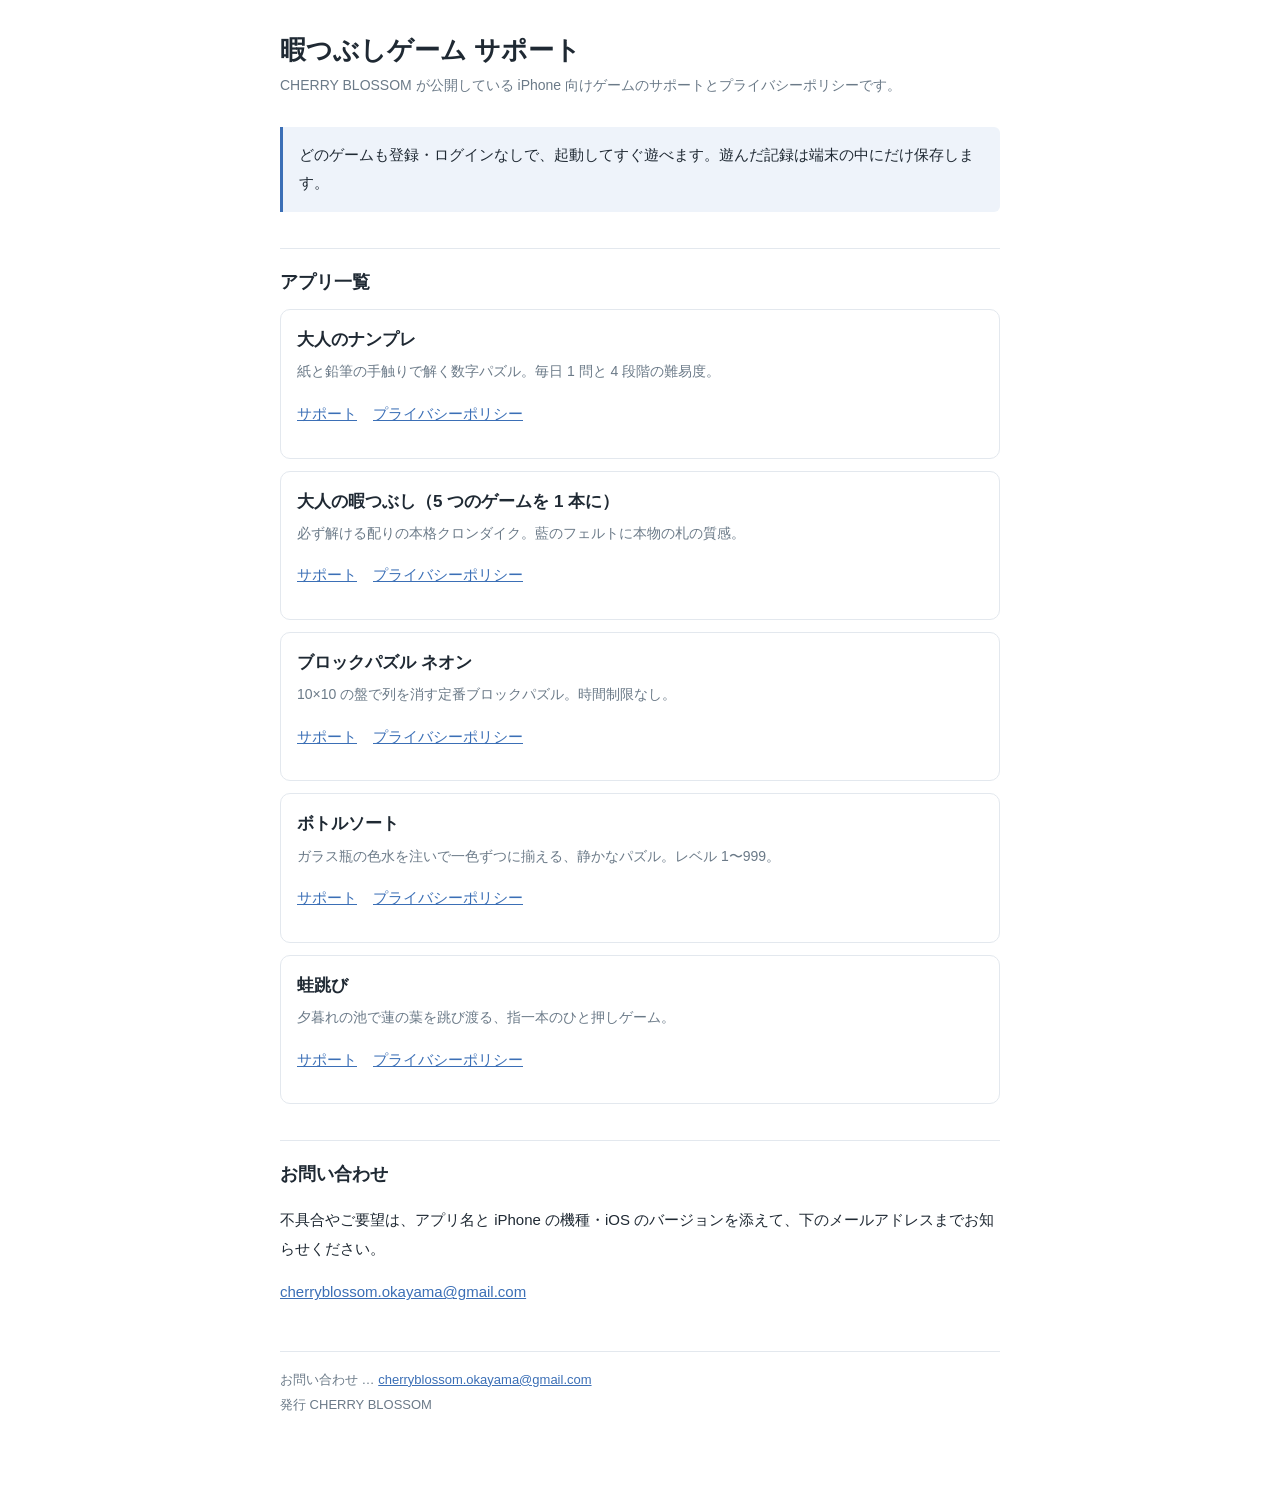
<file: index.html>
<!DOCTYPE html>
<html lang="ja">
<head>
<meta charset="utf-8">
<meta name="viewport" content="width=device-width,initial-scale=1">
<title>暇つぶしゲーム サポート</title>
<link rel="stylesheet" href="style.css">
</head>
<body>
<main>
<h1>暇つぶしゲーム サポート</h1>
<p class="meta">CHERRY BLOSSOM が公開している iPhone 向けゲームのサポートとプライバシーポリシーです。</p>
<p class="lead">どのゲームも登録・ログインなしで、起動してすぐ遊べます。遊んだ記録は端末の中にだけ保存します。</p>

<h2>アプリ一覧</h2>
<ul class="apps">
  <li>
    <p class="name">大人のナンプレ</p>
    <p class="desc">紙と鉛筆の手触りで解く数字パズル。毎日 1 問と 4 段階の難易度。</p>
    <p class="links"><a href="nanpure/">サポート</a><a href="nanpure/privacy.html">プライバシーポリシー</a></p>
  </li>
  <li>
    <p class="name">大人の暇つぶし（5 つのゲームを 1 本に）</p>
    <p class="desc">必ず解ける配りの本格クロンダイク。藍のフェルトに本物の札の質感。</p>
    <p class="links"><a href="solitaire/">サポート</a><a href="solitaire/privacy.html">プライバシーポリシー</a></p>
  </li>
  <li>
    <p class="name">ブロックパズル ネオン</p>
    <p class="desc">10×10 の盤で列を消す定番ブロックパズル。時間制限なし。</p>
    <p class="links"><a href="blockfit/">サポート</a><a href="blockfit/privacy.html">プライバシーポリシー</a></p>
  </li>
  <li>
    <p class="name">ボトルソート</p>
    <p class="desc">ガラス瓶の色水を注いで一色ずつに揃える、静かなパズル。レベル 1〜999。</p>
    <p class="links"><a href="colorsort/">サポート</a><a href="colorsort/privacy.html">プライバシーポリシー</a></p>
  </li>
  <li>
    <p class="name">蛙跳び</p>
    <p class="desc">夕暮れの池で蓮の葉を跳び渡る、指一本のひと押しゲーム。</p>
    <p class="links"><a href="pyon/">サポート</a><a href="pyon/privacy.html">プライバシーポリシー</a></p>
  </li>
</ul>

<h2>お問い合わせ</h2>
<p>不具合やご要望は、アプリ名と iPhone の機種・iOS のバージョンを添えて、下のメールアドレスまでお知らせください。</p>
<p><a href="mailto:cherryblossom.okayama@gmail.com">cherryblossom.okayama@gmail.com</a></p>

<footer>お問い合わせ … <a href="mailto:cherryblossom.okayama@gmail.com">cherryblossom.okayama@gmail.com</a><br>発行 CHERRY BLOSSOM</footer>
</main>
</body>
</html>
</file>
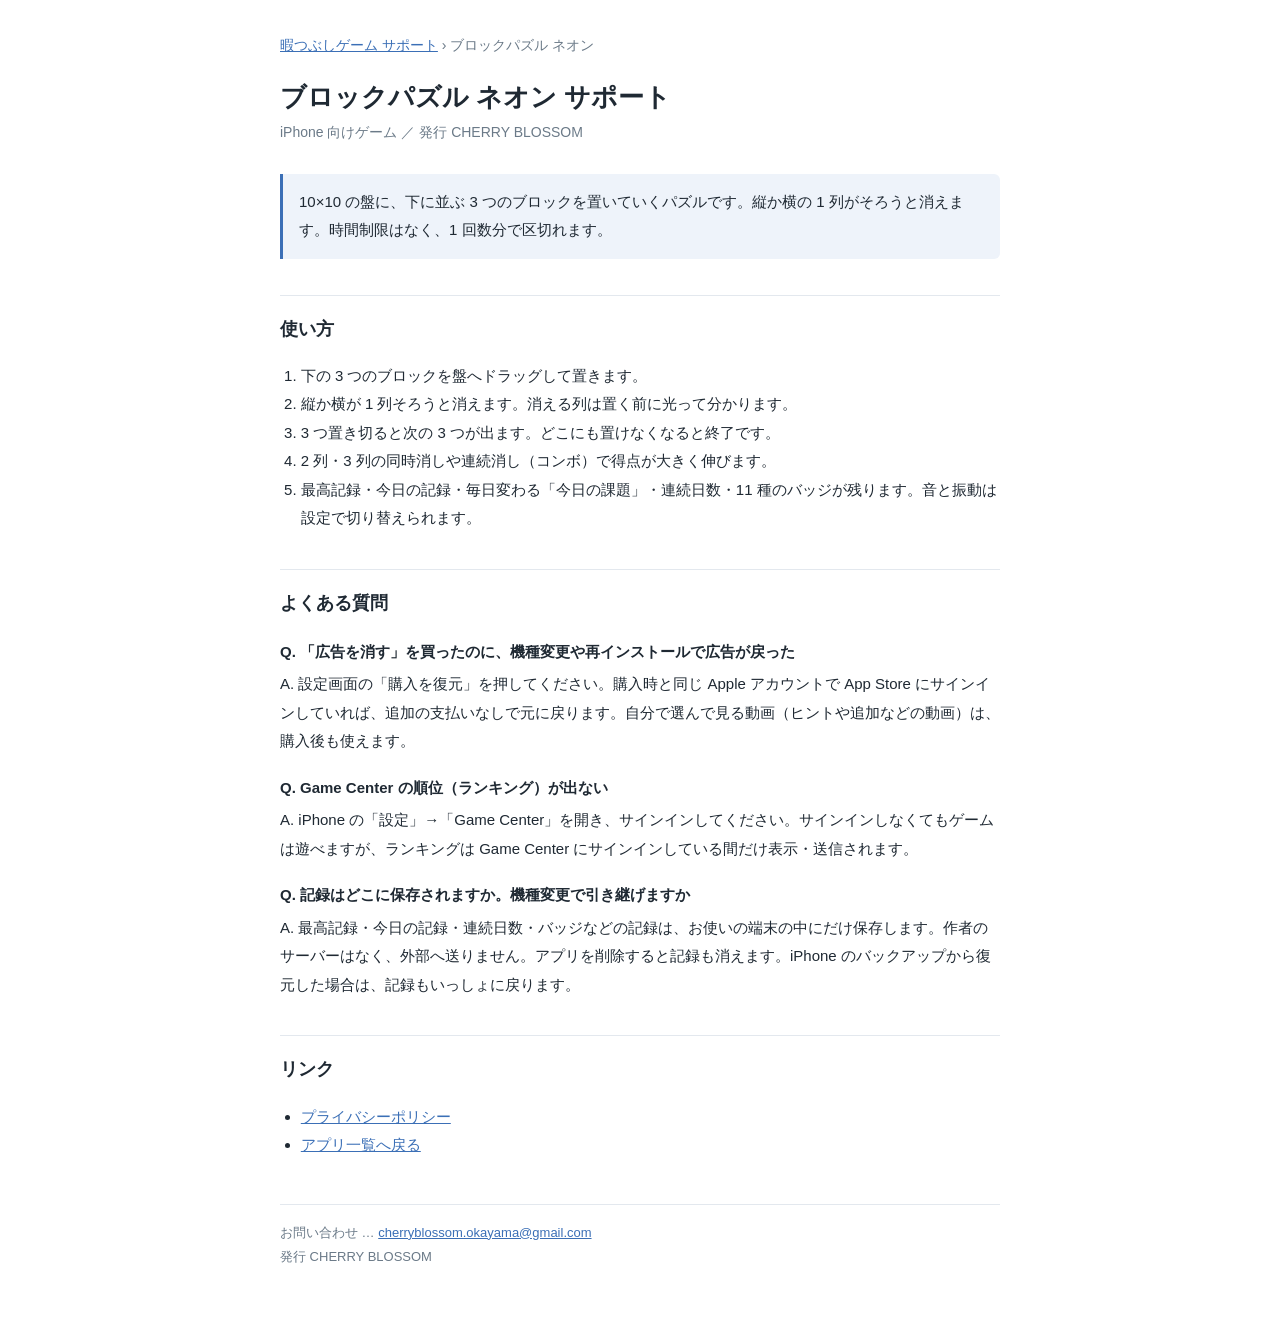
<file: blockfit/index.html>
<!DOCTYPE html>
<html lang="ja">
<head>
<meta charset="utf-8">
<meta name="viewport" content="width=device-width,initial-scale=1">
<title>ブロックパズル ネオン サポート</title>
<link rel="stylesheet" href="../style.css">
</head>
<body>
<main>
<p class="nav"><a href="../">暇つぶしゲーム サポート</a> › ブロックパズル ネオン</p>
<h1>ブロックパズル ネオン サポート</h1>
<p class="meta">iPhone 向けゲーム ／ 発行 CHERRY BLOSSOM</p>
<p class="lead">10×10 の盤に、下に並ぶ 3 つのブロックを置いていくパズルです。縦か横の 1 列がそろうと消えます。時間制限はなく、1 回数分で区切れます。</p>

<h2>使い方</h2>
<ol>
  <li>下の 3 つのブロックを盤へドラッグして置きます。</li>
  <li>縦か横が 1 列そろうと消えます。消える列は置く前に光って分かります。</li>
  <li>3 つ置き切ると次の 3 つが出ます。どこにも置けなくなると終了です。</li>
  <li>2 列・3 列の同時消しや連続消し（コンボ）で得点が大きく伸びます。</li>
  <li>最高記録・今日の記録・毎日変わる「今日の課題」・連続日数・11 種のバッジが残ります。音と振動は設定で切り替えられます。</li>
</ol>

<h2>よくある質問</h2>
<dl>
  <dt>Q. 「広告を消す」を買ったのに、機種変更や再インストールで広告が戻った</dt>
  <dd>A. 設定画面の「購入を復元」を押してください。購入時と同じ Apple アカウントで App Store にサインインしていれば、追加の支払いなしで元に戻ります。自分で選んで見る動画（ヒントや追加などの動画）は、購入後も使えます。</dd>

  <dt>Q. Game Center の順位（ランキング）が出ない</dt>
  <dd>A. iPhone の「設定」→「Game Center」を開き、サインインしてください。サインインしなくてもゲームは遊べますが、ランキングは Game Center にサインインしている間だけ表示・送信されます。</dd>

  <dt>Q. 記録はどこに保存されますか。機種変更で引き継げますか</dt>
  <dd>A. 最高記録・今日の記録・連続日数・バッジなどの記録は、お使いの端末の中にだけ保存します。作者のサーバーはなく、外部へ送りません。アプリを削除すると記録も消えます。iPhone のバックアップから復元した場合は、記録もいっしょに戻ります。</dd>
</dl>

<h2>リンク</h2>
<ul>
  <li><a href="privacy.html">プライバシーポリシー</a></li>
  <li><a href="../">アプリ一覧へ戻る</a></li>
</ul>

<footer>お問い合わせ … <a href="mailto:cherryblossom.okayama@gmail.com">cherryblossom.okayama@gmail.com</a><br>発行 CHERRY BLOSSOM</footer>
</main>
</body>
</html>
</file>
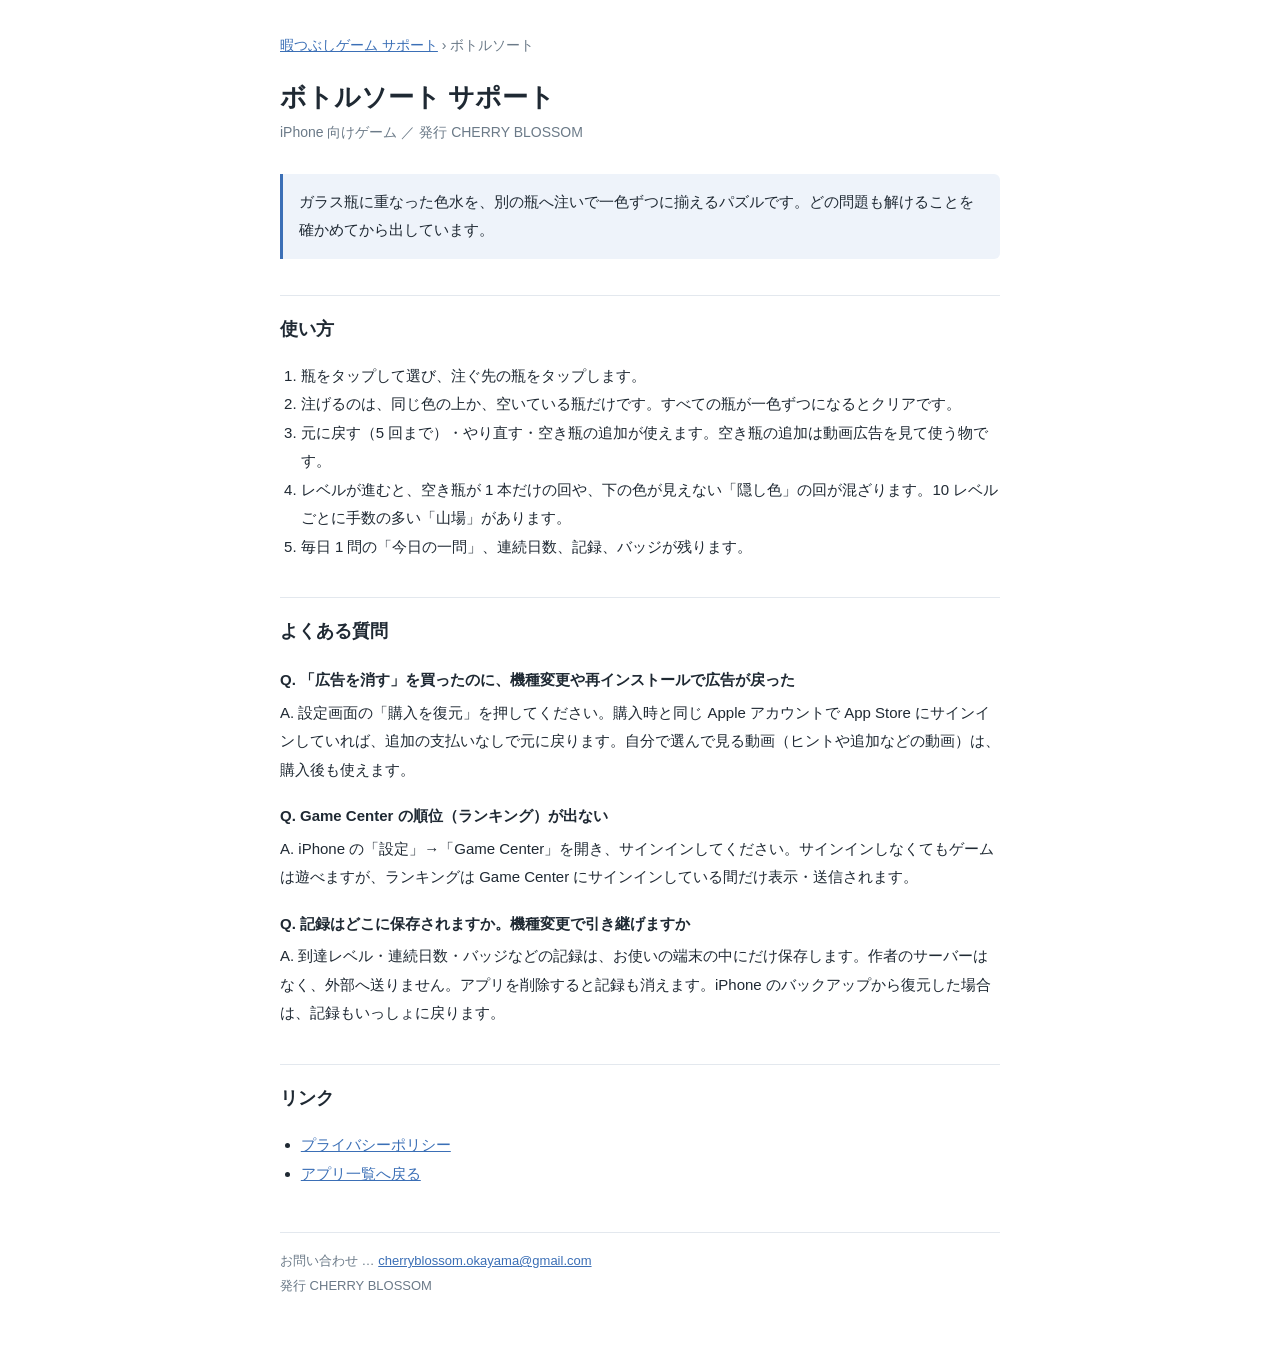
<file: colorsort/index.html>
<!DOCTYPE html>
<html lang="ja">
<head>
<meta charset="utf-8">
<meta name="viewport" content="width=device-width,initial-scale=1">
<title>ボトルソート サポート</title>
<link rel="stylesheet" href="../style.css">
</head>
<body>
<main>
<p class="nav"><a href="../">暇つぶしゲーム サポート</a> › ボトルソート</p>
<h1>ボトルソート サポート</h1>
<p class="meta">iPhone 向けゲーム ／ 発行 CHERRY BLOSSOM</p>
<p class="lead">ガラス瓶に重なった色水を、別の瓶へ注いで一色ずつに揃えるパズルです。どの問題も解けることを確かめてから出しています。</p>

<h2>使い方</h2>
<ol>
  <li>瓶をタップして選び、注ぐ先の瓶をタップします。</li>
  <li>注げるのは、同じ色の上か、空いている瓶だけです。すべての瓶が一色ずつになるとクリアです。</li>
  <li>元に戻す（5 回まで）・やり直す・空き瓶の追加が使えます。空き瓶の追加は動画広告を見て使う物です。</li>
  <li>レベルが進むと、空き瓶が 1 本だけの回や、下の色が見えない「隠し色」の回が混ざります。10 レベルごとに手数の多い「山場」があります。</li>
  <li>毎日 1 問の「今日の一問」、連続日数、記録、バッジが残ります。</li>
</ol>

<h2>よくある質問</h2>
<dl>
  <dt>Q. 「広告を消す」を買ったのに、機種変更や再インストールで広告が戻った</dt>
  <dd>A. 設定画面の「購入を復元」を押してください。購入時と同じ Apple アカウントで App Store にサインインしていれば、追加の支払いなしで元に戻ります。自分で選んで見る動画（ヒントや追加などの動画）は、購入後も使えます。</dd>

  <dt>Q. Game Center の順位（ランキング）が出ない</dt>
  <dd>A. iPhone の「設定」→「Game Center」を開き、サインインしてください。サインインしなくてもゲームは遊べますが、ランキングは Game Center にサインインしている間だけ表示・送信されます。</dd>

  <dt>Q. 記録はどこに保存されますか。機種変更で引き継げますか</dt>
  <dd>A. 到達レベル・連続日数・バッジなどの記録は、お使いの端末の中にだけ保存します。作者のサーバーはなく、外部へ送りません。アプリを削除すると記録も消えます。iPhone のバックアップから復元した場合は、記録もいっしょに戻ります。</dd>
</dl>

<h2>リンク</h2>
<ul>
  <li><a href="privacy.html">プライバシーポリシー</a></li>
  <li><a href="../">アプリ一覧へ戻る</a></li>
</ul>

<footer>お問い合わせ … <a href="mailto:cherryblossom.okayama@gmail.com">cherryblossom.okayama@gmail.com</a><br>発行 CHERRY BLOSSOM</footer>
</main>
</body>
</html>
</file>
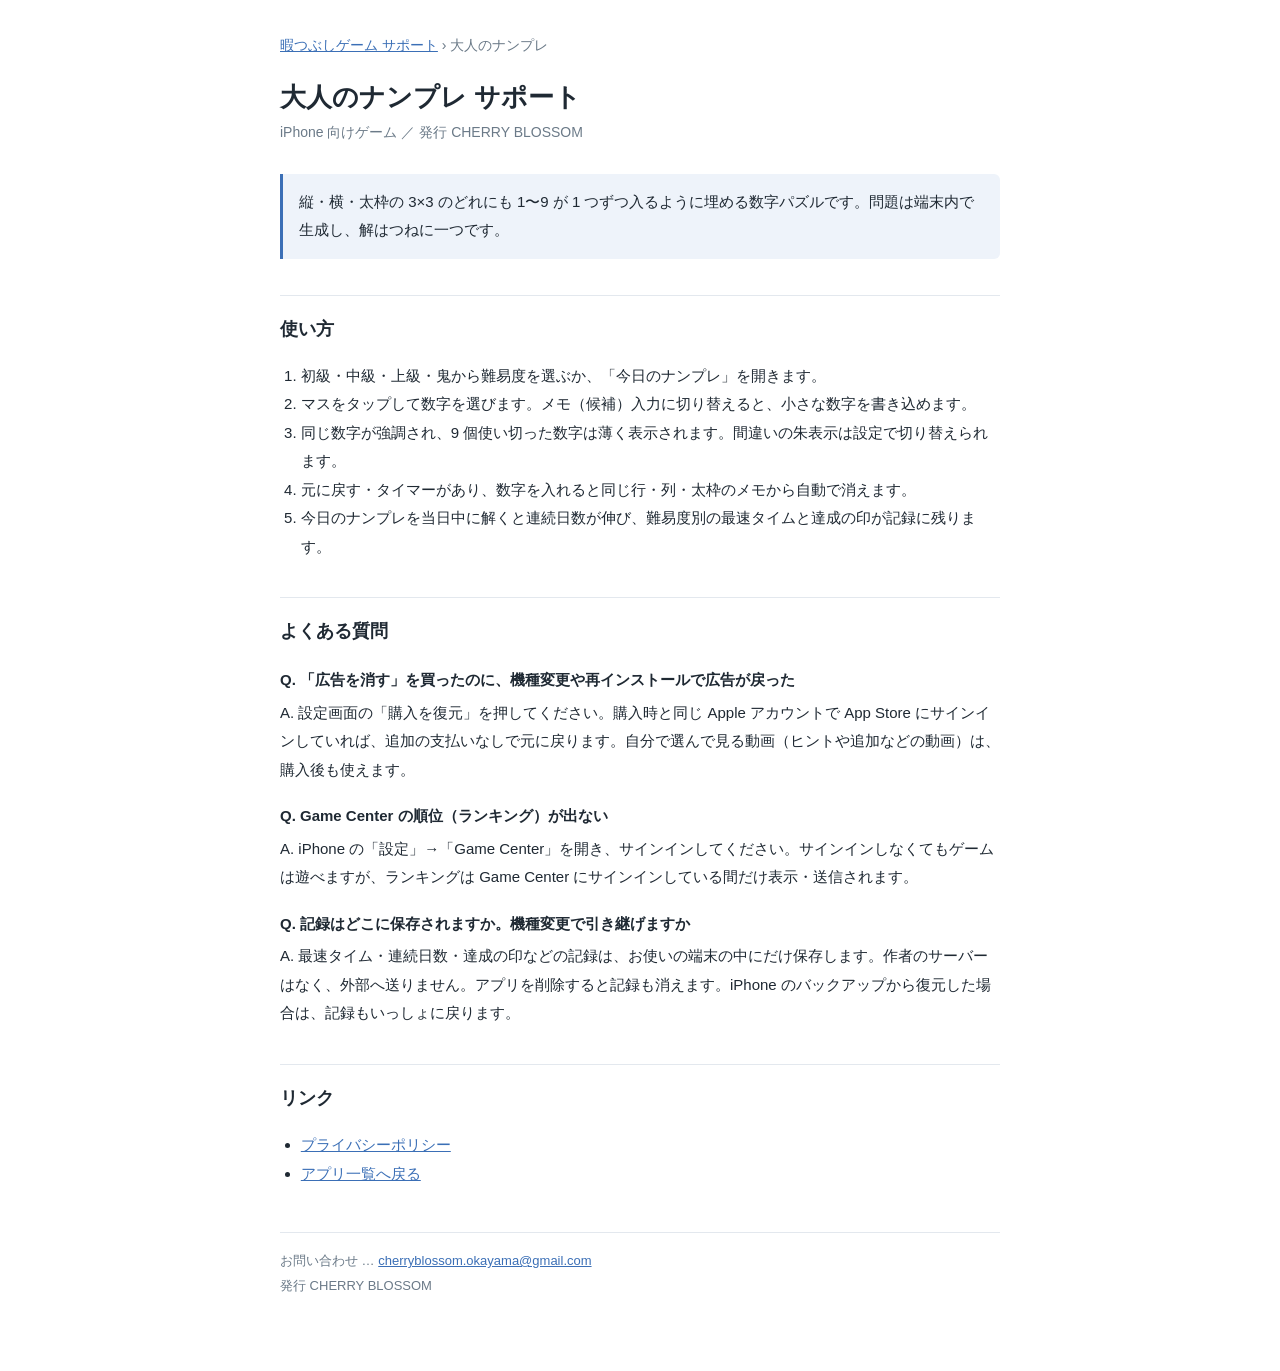
<file: nanpure/index.html>
<!DOCTYPE html>
<html lang="ja">
<head>
<meta charset="utf-8">
<meta name="viewport" content="width=device-width,initial-scale=1">
<title>大人のナンプレ サポート</title>
<link rel="stylesheet" href="../style.css">
</head>
<body>
<main>
<p class="nav"><a href="../">暇つぶしゲーム サポート</a> › 大人のナンプレ</p>
<h1>大人のナンプレ サポート</h1>
<p class="meta">iPhone 向けゲーム ／ 発行 CHERRY BLOSSOM</p>
<p class="lead">縦・横・太枠の 3×3 のどれにも 1〜9 が 1 つずつ入るように埋める数字パズルです。問題は端末内で生成し、解はつねに一つです。</p>

<h2>使い方</h2>
<ol>
  <li>初級・中級・上級・鬼から難易度を選ぶか、「今日のナンプレ」を開きます。</li>
  <li>マスをタップして数字を選びます。メモ（候補）入力に切り替えると、小さな数字を書き込めます。</li>
  <li>同じ数字が強調され、9 個使い切った数字は薄く表示されます。間違いの朱表示は設定で切り替えられます。</li>
  <li>元に戻す・タイマーがあり、数字を入れると同じ行・列・太枠のメモから自動で消えます。</li>
  <li>今日のナンプレを当日中に解くと連続日数が伸び、難易度別の最速タイムと達成の印が記録に残ります。</li>
</ol>

<h2>よくある質問</h2>
<dl>
  <dt>Q. 「広告を消す」を買ったのに、機種変更や再インストールで広告が戻った</dt>
  <dd>A. 設定画面の「購入を復元」を押してください。購入時と同じ Apple アカウントで App Store にサインインしていれば、追加の支払いなしで元に戻ります。自分で選んで見る動画（ヒントや追加などの動画）は、購入後も使えます。</dd>

  <dt>Q. Game Center の順位（ランキング）が出ない</dt>
  <dd>A. iPhone の「設定」→「Game Center」を開き、サインインしてください。サインインしなくてもゲームは遊べますが、ランキングは Game Center にサインインしている間だけ表示・送信されます。</dd>

  <dt>Q. 記録はどこに保存されますか。機種変更で引き継げますか</dt>
  <dd>A. 最速タイム・連続日数・達成の印などの記録は、お使いの端末の中にだけ保存します。作者のサーバーはなく、外部へ送りません。アプリを削除すると記録も消えます。iPhone のバックアップから復元した場合は、記録もいっしょに戻ります。</dd>
</dl>

<h2>リンク</h2>
<ul>
  <li><a href="privacy.html">プライバシーポリシー</a></li>
  <li><a href="../">アプリ一覧へ戻る</a></li>
</ul>

<footer>お問い合わせ … <a href="mailto:cherryblossom.okayama@gmail.com">cherryblossom.okayama@gmail.com</a><br>発行 CHERRY BLOSSOM</footer>
</main>
</body>
</html>
</file>
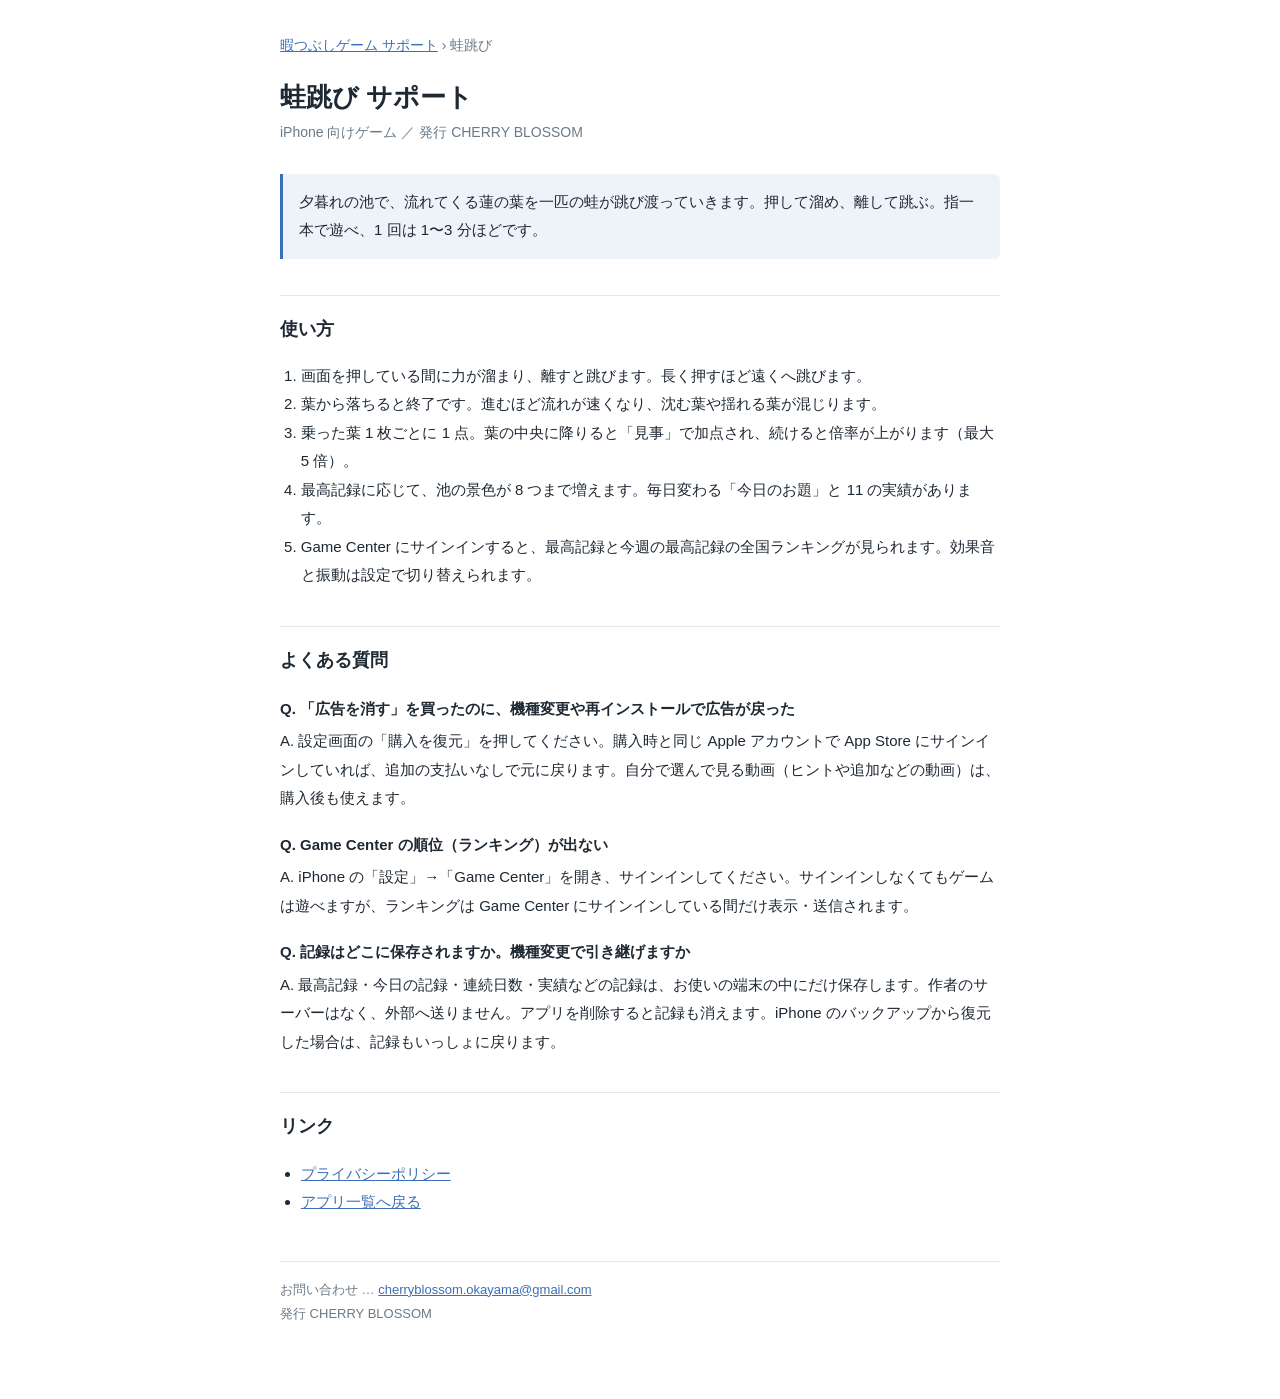
<file: pyon/index.html>
<!DOCTYPE html>
<html lang="ja">
<head>
<meta charset="utf-8">
<meta name="viewport" content="width=device-width,initial-scale=1">
<title>蛙跳び サポート</title>
<link rel="stylesheet" href="../style.css">
</head>
<body>
<main>
<p class="nav"><a href="../">暇つぶしゲーム サポート</a> › 蛙跳び</p>
<h1>蛙跳び サポート</h1>
<p class="meta">iPhone 向けゲーム ／ 発行 CHERRY BLOSSOM</p>
<p class="lead">夕暮れの池で、流れてくる蓮の葉を一匹の蛙が跳び渡っていきます。押して溜め、離して跳ぶ。指一本で遊べ、1 回は 1〜3 分ほどです。</p>

<h2>使い方</h2>
<ol>
  <li>画面を押している間に力が溜まり、離すと跳びます。長く押すほど遠くへ跳びます。</li>
  <li>葉から落ちると終了です。進むほど流れが速くなり、沈む葉や揺れる葉が混じります。</li>
  <li>乗った葉 1 枚ごとに 1 点。葉の中央に降りると「見事」で加点され、続けると倍率が上がります（最大 5 倍）。</li>
  <li>最高記録に応じて、池の景色が 8 つまで増えます。毎日変わる「今日のお題」と 11 の実績があります。</li>
  <li>Game Center にサインインすると、最高記録と今週の最高記録の全国ランキングが見られます。効果音と振動は設定で切り替えられます。</li>
</ol>

<h2>よくある質問</h2>
<dl>
  <dt>Q. 「広告を消す」を買ったのに、機種変更や再インストールで広告が戻った</dt>
  <dd>A. 設定画面の「購入を復元」を押してください。購入時と同じ Apple アカウントで App Store にサインインしていれば、追加の支払いなしで元に戻ります。自分で選んで見る動画（ヒントや追加などの動画）は、購入後も使えます。</dd>

  <dt>Q. Game Center の順位（ランキング）が出ない</dt>
  <dd>A. iPhone の「設定」→「Game Center」を開き、サインインしてください。サインインしなくてもゲームは遊べますが、ランキングは Game Center にサインインしている間だけ表示・送信されます。</dd>

  <dt>Q. 記録はどこに保存されますか。機種変更で引き継げますか</dt>
  <dd>A. 最高記録・今日の記録・連続日数・実績などの記録は、お使いの端末の中にだけ保存します。作者のサーバーはなく、外部へ送りません。アプリを削除すると記録も消えます。iPhone のバックアップから復元した場合は、記録もいっしょに戻ります。</dd>
</dl>

<h2>リンク</h2>
<ul>
  <li><a href="privacy.html">プライバシーポリシー</a></li>
  <li><a href="../">アプリ一覧へ戻る</a></li>
</ul>

<footer>お問い合わせ … <a href="mailto:cherryblossom.okayama@gmail.com">cherryblossom.okayama@gmail.com</a><br>発行 CHERRY BLOSSOM</footer>
</main>
</body>
</html>
</file>
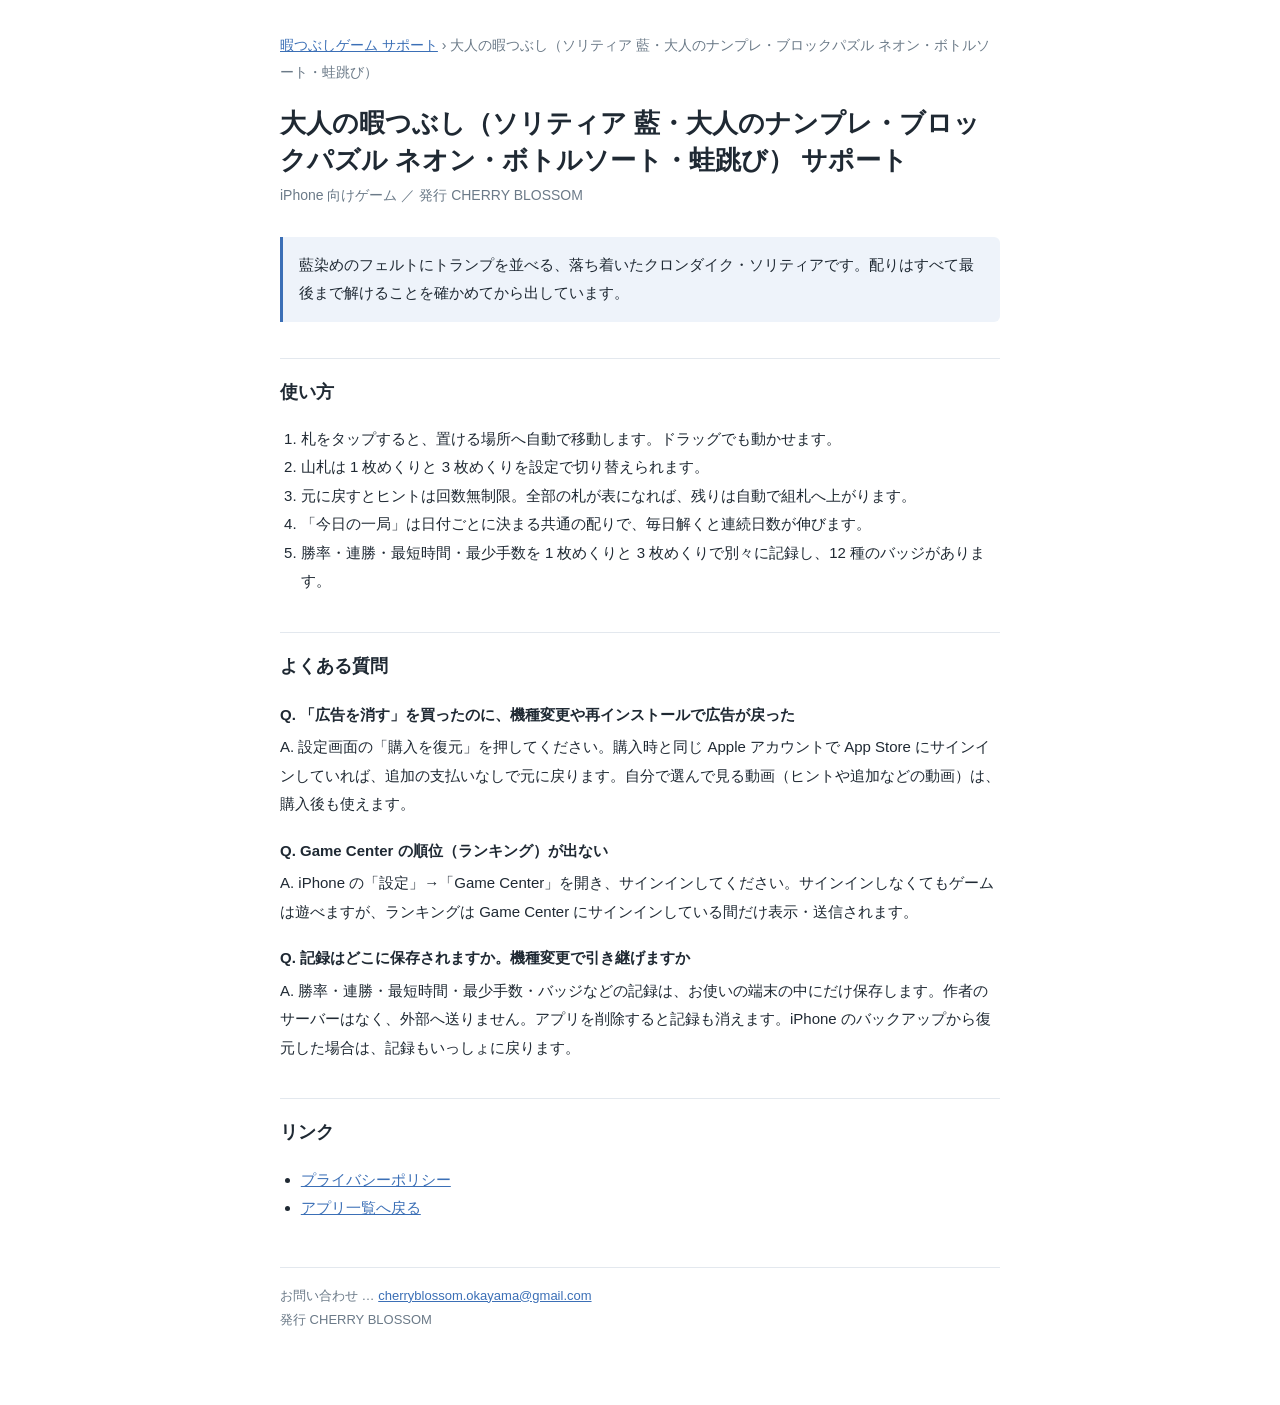
<file: solitaire/index.html>
<!DOCTYPE html>
<html lang="ja">
<head>
<meta charset="utf-8">
<meta name="viewport" content="width=device-width,initial-scale=1">
<title>大人の暇つぶし サポート</title>
<link rel="stylesheet" href="../style.css">
</head>
<body>
<main>
<p class="nav"><a href="../">暇つぶしゲーム サポート</a> › 大人の暇つぶし（ソリティア 藍・大人のナンプレ・ブロックパズル ネオン・ボトルソート・蛙跳び）</p>
<h1>大人の暇つぶし（ソリティア 藍・大人のナンプレ・ブロックパズル ネオン・ボトルソート・蛙跳び） サポート</h1>
<p class="meta">iPhone 向けゲーム ／ 発行 CHERRY BLOSSOM</p>
<p class="lead">藍染めのフェルトにトランプを並べる、落ち着いたクロンダイク・ソリティアです。配りはすべて最後まで解けることを確かめてから出しています。</p>

<h2>使い方</h2>
<ol>
  <li>札をタップすると、置ける場所へ自動で移動します。ドラッグでも動かせます。</li>
  <li>山札は 1 枚めくりと 3 枚めくりを設定で切り替えられます。</li>
  <li>元に戻すとヒントは回数無制限。全部の札が表になれば、残りは自動で組札へ上がります。</li>
  <li>「今日の一局」は日付ごとに決まる共通の配りで、毎日解くと連続日数が伸びます。</li>
  <li>勝率・連勝・最短時間・最少手数を 1 枚めくりと 3 枚めくりで別々に記録し、12 種のバッジがあります。</li>
</ol>

<h2>よくある質問</h2>
<dl>
  <dt>Q. 「広告を消す」を買ったのに、機種変更や再インストールで広告が戻った</dt>
  <dd>A. 設定画面の「購入を復元」を押してください。購入時と同じ Apple アカウントで App Store にサインインしていれば、追加の支払いなしで元に戻ります。自分で選んで見る動画（ヒントや追加などの動画）は、購入後も使えます。</dd>

  <dt>Q. Game Center の順位（ランキング）が出ない</dt>
  <dd>A. iPhone の「設定」→「Game Center」を開き、サインインしてください。サインインしなくてもゲームは遊べますが、ランキングは Game Center にサインインしている間だけ表示・送信されます。</dd>

  <dt>Q. 記録はどこに保存されますか。機種変更で引き継げますか</dt>
  <dd>A. 勝率・連勝・最短時間・最少手数・バッジなどの記録は、お使いの端末の中にだけ保存します。作者のサーバーはなく、外部へ送りません。アプリを削除すると記録も消えます。iPhone のバックアップから復元した場合は、記録もいっしょに戻ります。</dd>
</dl>

<h2>リンク</h2>
<ul>
  <li><a href="privacy.html">プライバシーポリシー</a></li>
  <li><a href="../">アプリ一覧へ戻る</a></li>
</ul>

<footer>お問い合わせ … <a href="mailto:cherryblossom.okayama@gmail.com">cherryblossom.okayama@gmail.com</a><br>発行 CHERRY BLOSSOM</footer>
</main>
</body>
</html>
</file>
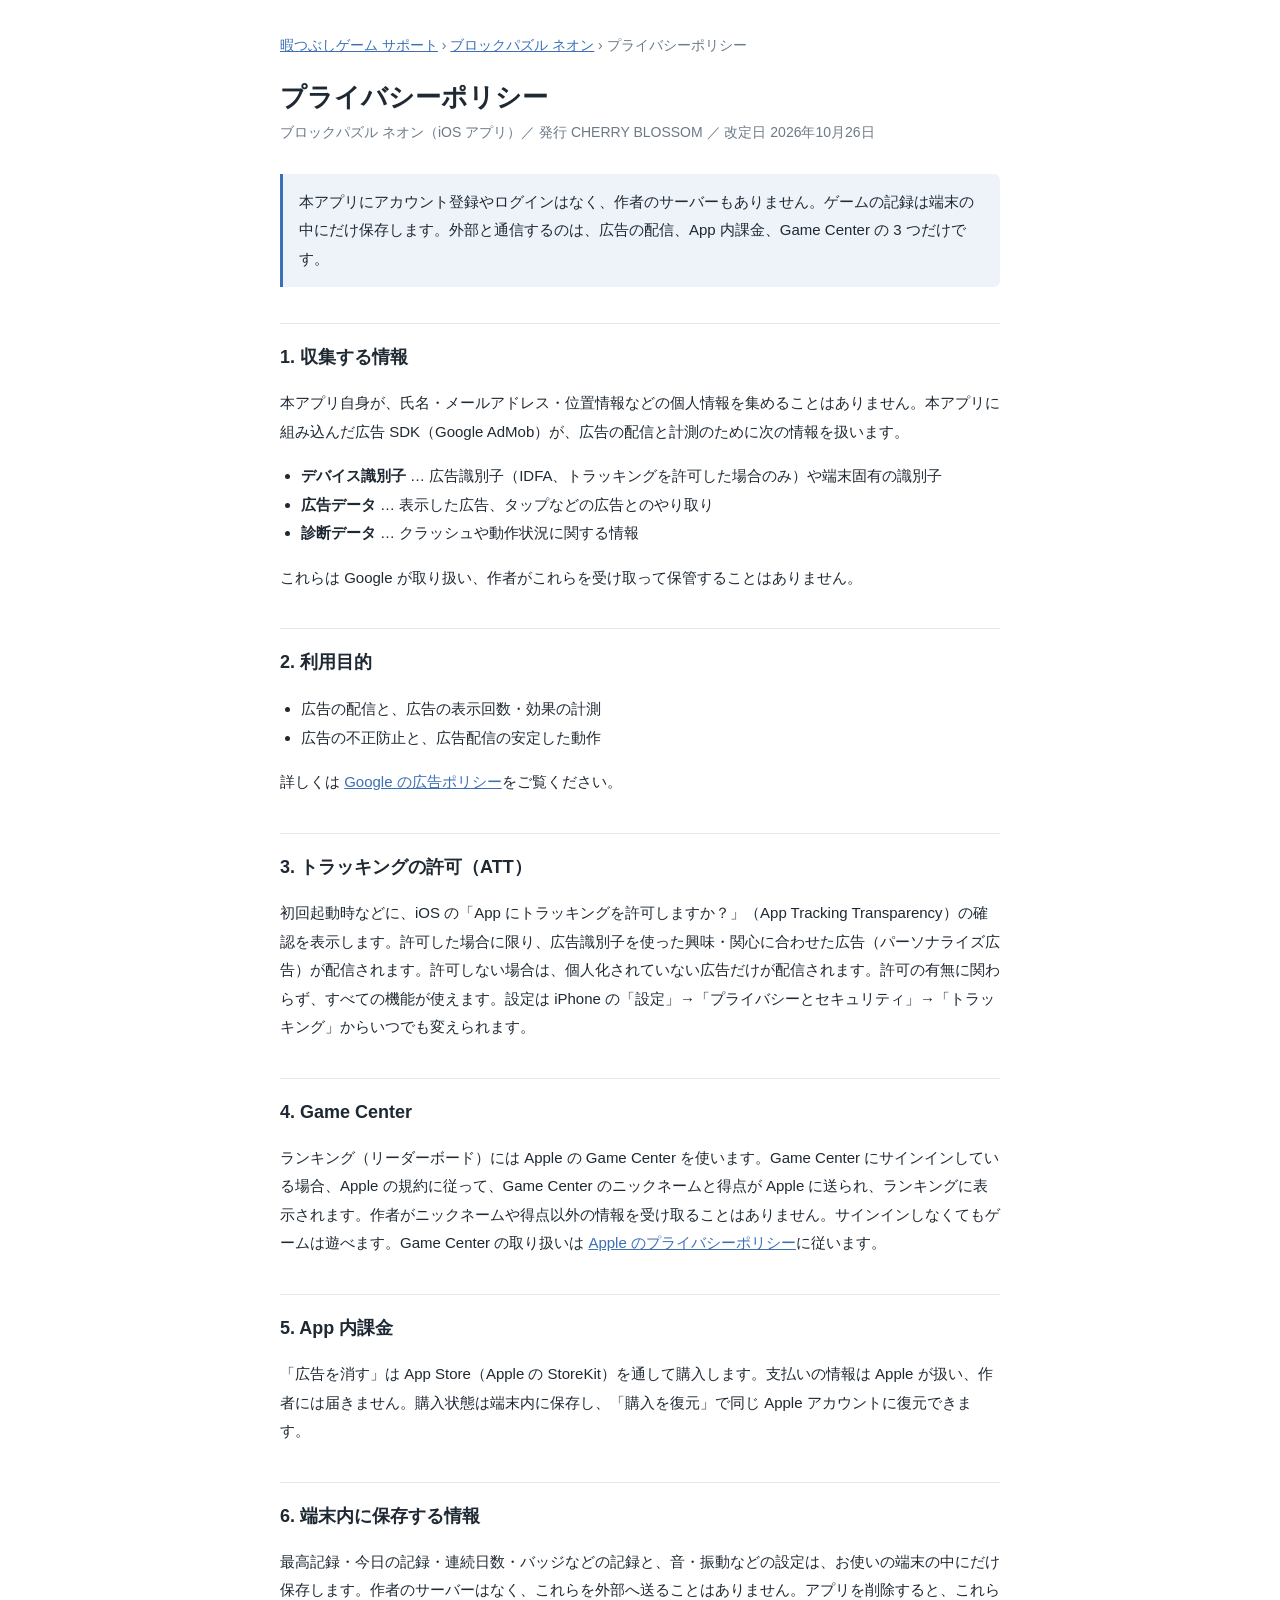
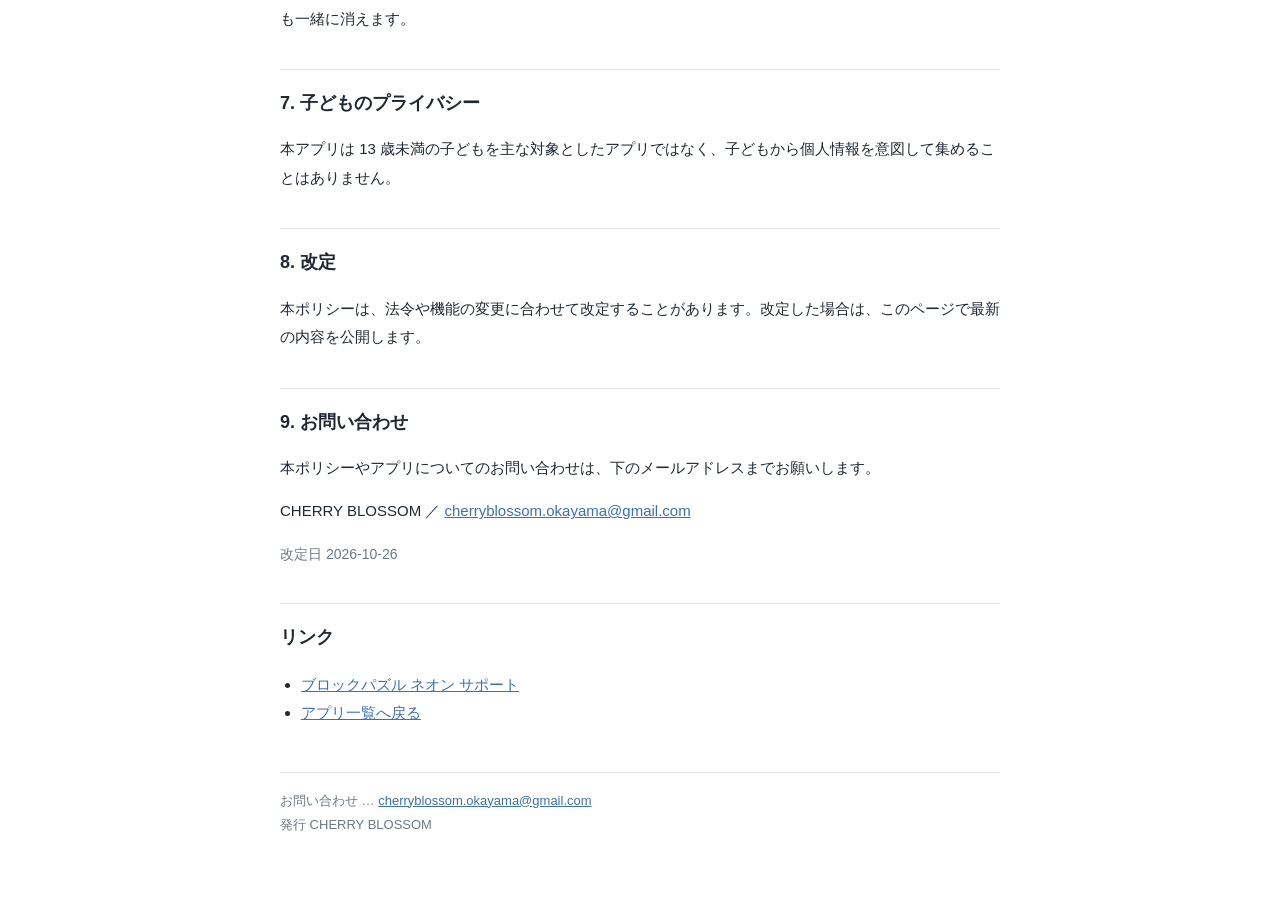
<file: blockfit/privacy.html>
<!DOCTYPE html>
<html lang="ja">
<head>
<meta charset="utf-8">
<meta name="viewport" content="width=device-width,initial-scale=1">
<title>プライバシーポリシー — ブロックパズル ネオン</title>
<link rel="stylesheet" href="../style.css">
</head>
<body>
<main>
<p class="nav"><a href="../">暇つぶしゲーム サポート</a> › <a href="./">ブロックパズル ネオン</a> › プライバシーポリシー</p>
<h1>プライバシーポリシー</h1>
<p class="meta">ブロックパズル ネオン（iOS アプリ）／ 発行 CHERRY BLOSSOM ／ 改定日 2026年10月26日</p>

<p class="lead">本アプリにアカウント登録やログインはなく、作者のサーバーもありません。ゲームの記録は端末の中にだけ保存します。外部と通信するのは、広告の配信、App 内課金、Game Center の 3 つだけです。</p>

<h2>1. 収集する情報</h2>
<p>本アプリ自身が、氏名・メールアドレス・位置情報などの個人情報を集めることはありません。本アプリに組み込んだ広告 SDK（Google AdMob）が、広告の配信と計測のために次の情報を扱います。</p>
<ul>
  <li><strong>デバイス識別子</strong> … 広告識別子（IDFA、トラッキングを許可した場合のみ）や端末固有の識別子</li>
  <li><strong>広告データ</strong> … 表示した広告、タップなどの広告とのやり取り</li>
  <li><strong>診断データ</strong> … クラッシュや動作状況に関する情報</li>
</ul>
<p>これらは Google が取り扱い、作者がこれらを受け取って保管することはありません。</p>

<h2>2. 利用目的</h2>
<ul>
  <li>広告の配信と、広告の表示回数・効果の計測</li>
  <li>広告の不正防止と、広告配信の安定した動作</li>
</ul>
<p>詳しくは <a href="https://policies.google.com/technologies/ads?hl=ja">Google の広告ポリシー</a>をご覧ください。</p>

<h2>3. トラッキングの許可（ATT）</h2>
<p>初回起動時などに、iOS の「App にトラッキングを許可しますか？」（App Tracking Transparency）の確認を表示します。許可した場合に限り、広告識別子を使った興味・関心に合わせた広告（パーソナライズ広告）が配信されます。許可しない場合は、個人化されていない広告だけが配信されます。許可の有無に関わらず、すべての機能が使えます。設定は iPhone の「設定」→「プライバシーとセキュリティ」→「トラッキング」からいつでも変えられます。</p>

<h2>4. Game Center</h2>
<p>ランキング（リーダーボード）には Apple の Game Center を使います。Game Center にサインインしている場合、Apple の規約に従って、Game Center のニックネームと得点が Apple に送られ、ランキングに表示されます。作者がニックネームや得点以外の情報を受け取ることはありません。サインインしなくてもゲームは遊べます。Game Center の取り扱いは <a href="https://www.apple.com/legal/privacy/jp/">Apple のプライバシーポリシー</a>に従います。</p>

<h2>5. App 内課金</h2>
<p>「広告を消す」は App Store（Apple の StoreKit）を通して購入します。支払いの情報は Apple が扱い、作者には届きません。購入状態は端末内に保存し、「購入を復元」で同じ Apple アカウントに復元できます。</p>

<h2>6. 端末内に保存する情報</h2>
<p>最高記録・今日の記録・連続日数・バッジなどの記録と、音・振動などの設定は、お使いの端末の中にだけ保存します。作者のサーバーはなく、これらを外部へ送ることはありません。アプリを削除すると、これらも一緒に消えます。</p>

<h2>7. 子どものプライバシー</h2>
<p>本アプリは 13 歳未満の子どもを主な対象としたアプリではなく、子どもから個人情報を意図して集めることはありません。</p>

<h2>8. 改定</h2>
<p>本ポリシーは、法令や機能の変更に合わせて改定することがあります。改定した場合は、このページで最新の内容を公開します。</p>

<h2>9. お問い合わせ</h2>
<p>本ポリシーやアプリについてのお問い合わせは、下のメールアドレスまでお願いします。</p>
<p>CHERRY BLOSSOM ／ <a href="mailto:cherryblossom.okayama@gmail.com">cherryblossom.okayama@gmail.com</a></p>
<p class="meta">改定日 2026-10-26</p>

<h2>リンク</h2>
<ul>
  <li><a href="./">ブロックパズル ネオン サポート</a></li>
  <li><a href="../">アプリ一覧へ戻る</a></li>
</ul>

<footer>お問い合わせ … <a href="mailto:cherryblossom.okayama@gmail.com">cherryblossom.okayama@gmail.com</a><br>発行 CHERRY BLOSSOM</footer>
</main>
</body>
</html>
</file>
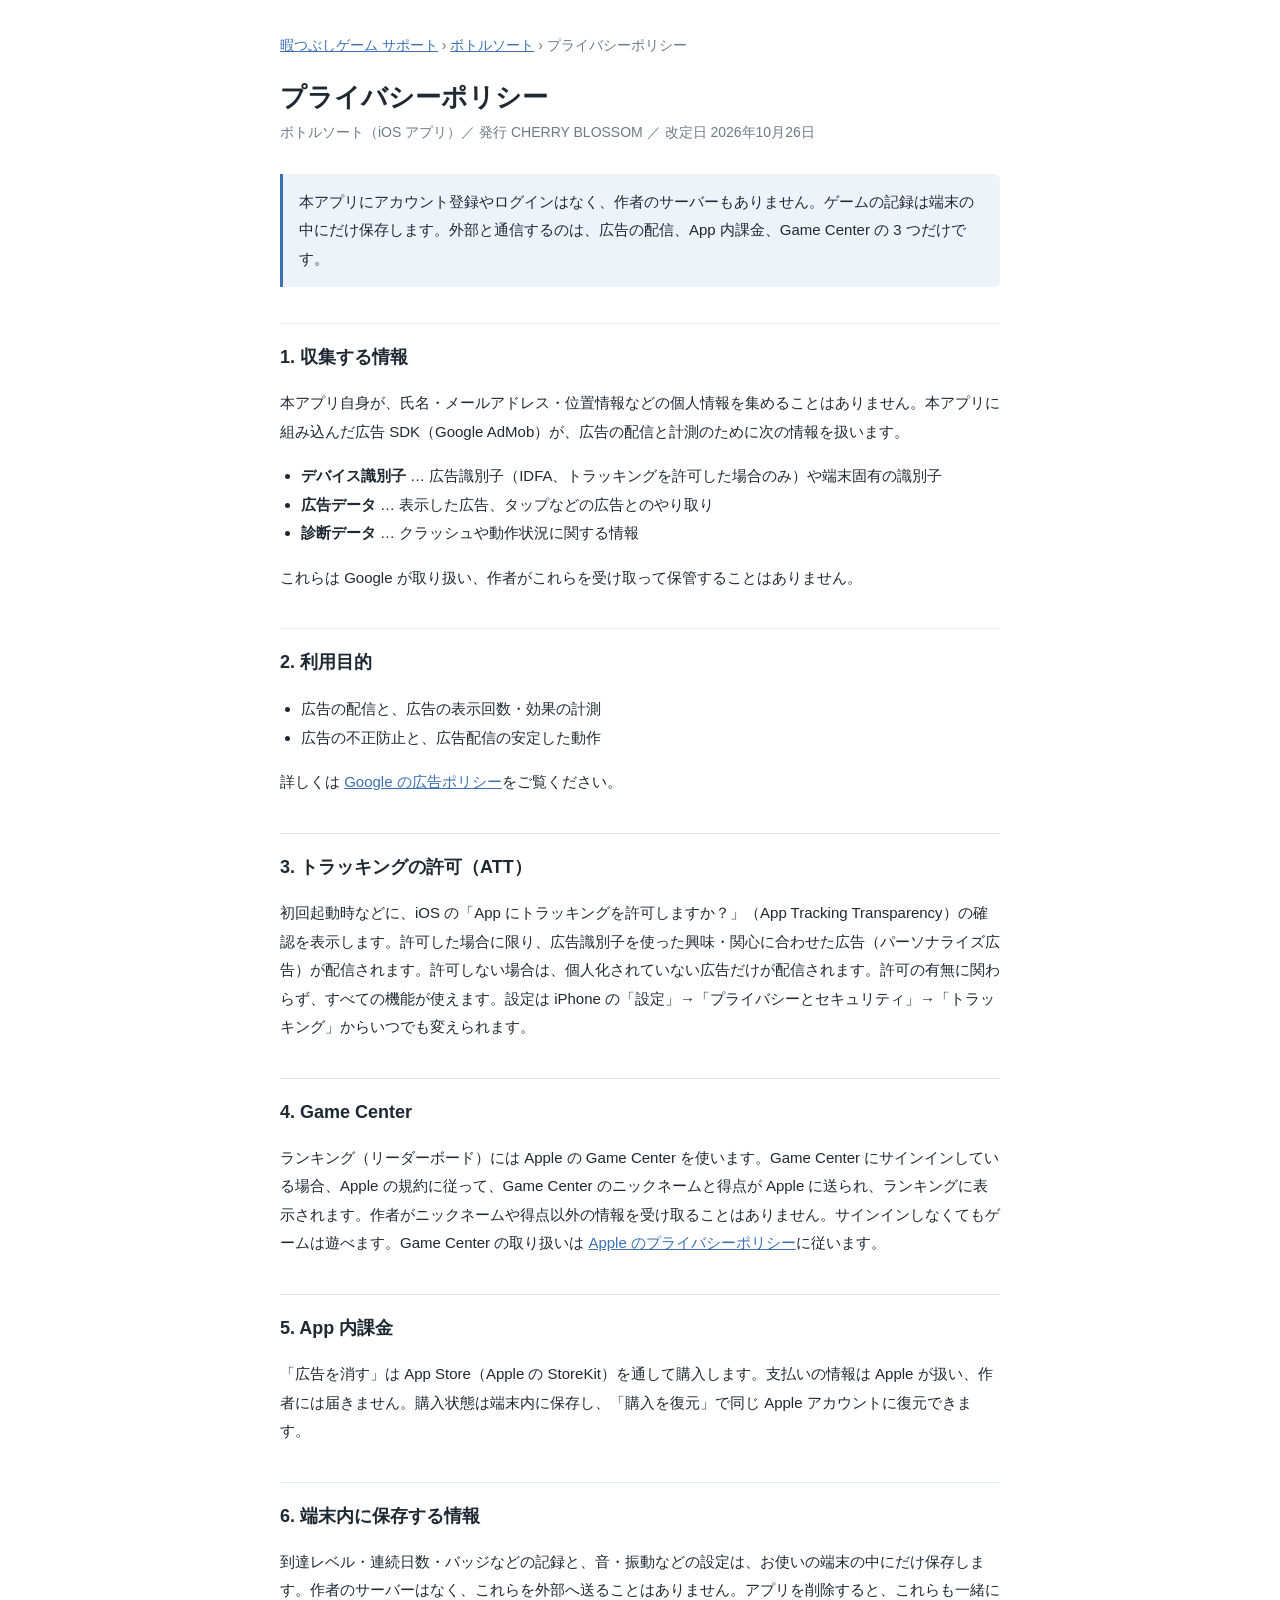
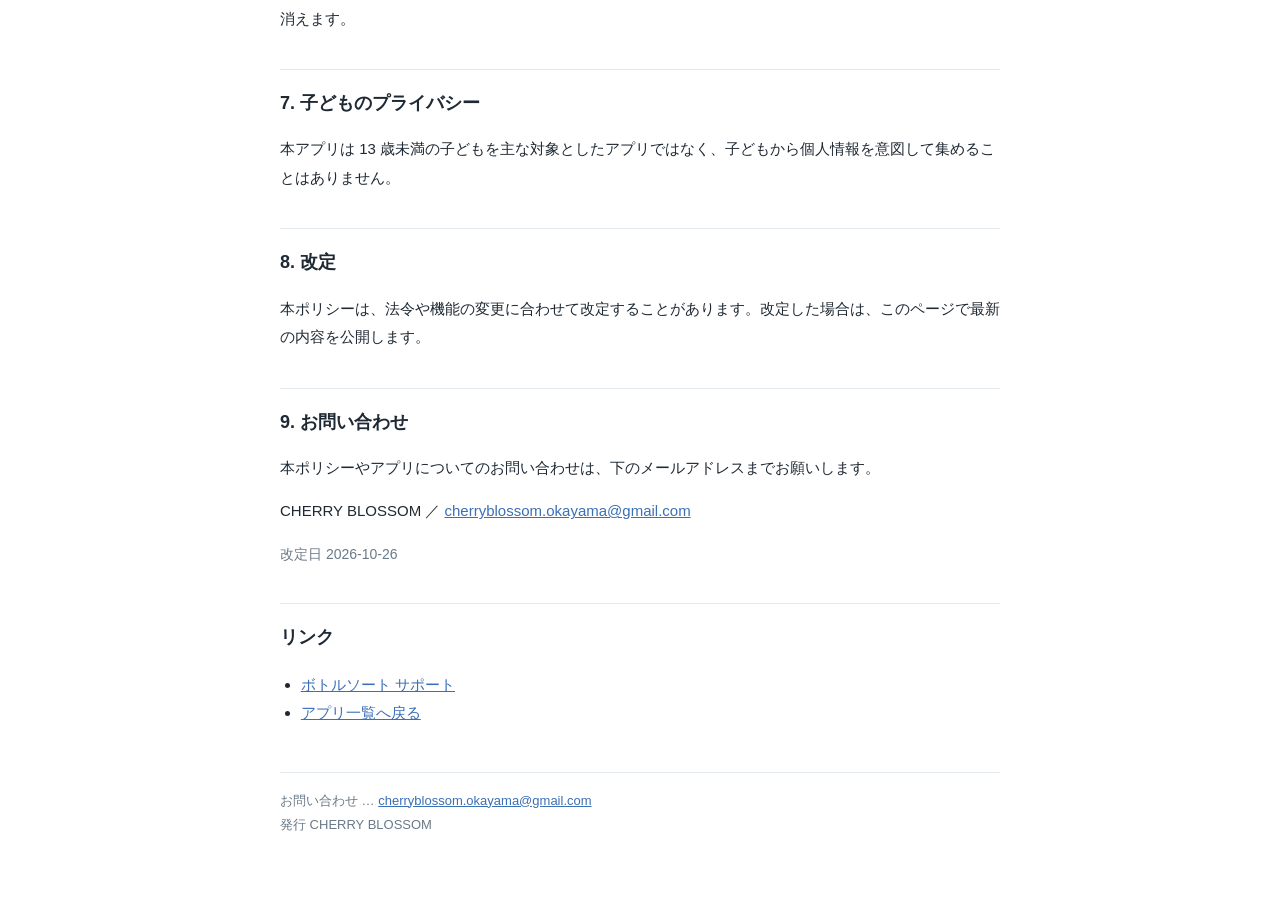
<file: colorsort/privacy.html>
<!DOCTYPE html>
<html lang="ja">
<head>
<meta charset="utf-8">
<meta name="viewport" content="width=device-width,initial-scale=1">
<title>プライバシーポリシー — ボトルソート</title>
<link rel="stylesheet" href="../style.css">
</head>
<body>
<main>
<p class="nav"><a href="../">暇つぶしゲーム サポート</a> › <a href="./">ボトルソート</a> › プライバシーポリシー</p>
<h1>プライバシーポリシー</h1>
<p class="meta">ボトルソート（iOS アプリ）／ 発行 CHERRY BLOSSOM ／ 改定日 2026年10月26日</p>

<p class="lead">本アプリにアカウント登録やログインはなく、作者のサーバーもありません。ゲームの記録は端末の中にだけ保存します。外部と通信するのは、広告の配信、App 内課金、Game Center の 3 つだけです。</p>

<h2>1. 収集する情報</h2>
<p>本アプリ自身が、氏名・メールアドレス・位置情報などの個人情報を集めることはありません。本アプリに組み込んだ広告 SDK（Google AdMob）が、広告の配信と計測のために次の情報を扱います。</p>
<ul>
  <li><strong>デバイス識別子</strong> … 広告識別子（IDFA、トラッキングを許可した場合のみ）や端末固有の識別子</li>
  <li><strong>広告データ</strong> … 表示した広告、タップなどの広告とのやり取り</li>
  <li><strong>診断データ</strong> … クラッシュや動作状況に関する情報</li>
</ul>
<p>これらは Google が取り扱い、作者がこれらを受け取って保管することはありません。</p>

<h2>2. 利用目的</h2>
<ul>
  <li>広告の配信と、広告の表示回数・効果の計測</li>
  <li>広告の不正防止と、広告配信の安定した動作</li>
</ul>
<p>詳しくは <a href="https://policies.google.com/technologies/ads?hl=ja">Google の広告ポリシー</a>をご覧ください。</p>

<h2>3. トラッキングの許可（ATT）</h2>
<p>初回起動時などに、iOS の「App にトラッキングを許可しますか？」（App Tracking Transparency）の確認を表示します。許可した場合に限り、広告識別子を使った興味・関心に合わせた広告（パーソナライズ広告）が配信されます。許可しない場合は、個人化されていない広告だけが配信されます。許可の有無に関わらず、すべての機能が使えます。設定は iPhone の「設定」→「プライバシーとセキュリティ」→「トラッキング」からいつでも変えられます。</p>

<h2>4. Game Center</h2>
<p>ランキング（リーダーボード）には Apple の Game Center を使います。Game Center にサインインしている場合、Apple の規約に従って、Game Center のニックネームと得点が Apple に送られ、ランキングに表示されます。作者がニックネームや得点以外の情報を受け取ることはありません。サインインしなくてもゲームは遊べます。Game Center の取り扱いは <a href="https://www.apple.com/legal/privacy/jp/">Apple のプライバシーポリシー</a>に従います。</p>

<h2>5. App 内課金</h2>
<p>「広告を消す」は App Store（Apple の StoreKit）を通して購入します。支払いの情報は Apple が扱い、作者には届きません。購入状態は端末内に保存し、「購入を復元」で同じ Apple アカウントに復元できます。</p>

<h2>6. 端末内に保存する情報</h2>
<p>到達レベル・連続日数・バッジなどの記録と、音・振動などの設定は、お使いの端末の中にだけ保存します。作者のサーバーはなく、これらを外部へ送ることはありません。アプリを削除すると、これらも一緒に消えます。</p>

<h2>7. 子どものプライバシー</h2>
<p>本アプリは 13 歳未満の子どもを主な対象としたアプリではなく、子どもから個人情報を意図して集めることはありません。</p>

<h2>8. 改定</h2>
<p>本ポリシーは、法令や機能の変更に合わせて改定することがあります。改定した場合は、このページで最新の内容を公開します。</p>

<h2>9. お問い合わせ</h2>
<p>本ポリシーやアプリについてのお問い合わせは、下のメールアドレスまでお願いします。</p>
<p>CHERRY BLOSSOM ／ <a href="mailto:cherryblossom.okayama@gmail.com">cherryblossom.okayama@gmail.com</a></p>
<p class="meta">改定日 2026-10-26</p>

<h2>リンク</h2>
<ul>
  <li><a href="./">ボトルソート サポート</a></li>
  <li><a href="../">アプリ一覧へ戻る</a></li>
</ul>

<footer>お問い合わせ … <a href="mailto:cherryblossom.okayama@gmail.com">cherryblossom.okayama@gmail.com</a><br>発行 CHERRY BLOSSOM</footer>
</main>
</body>
</html>
</file>
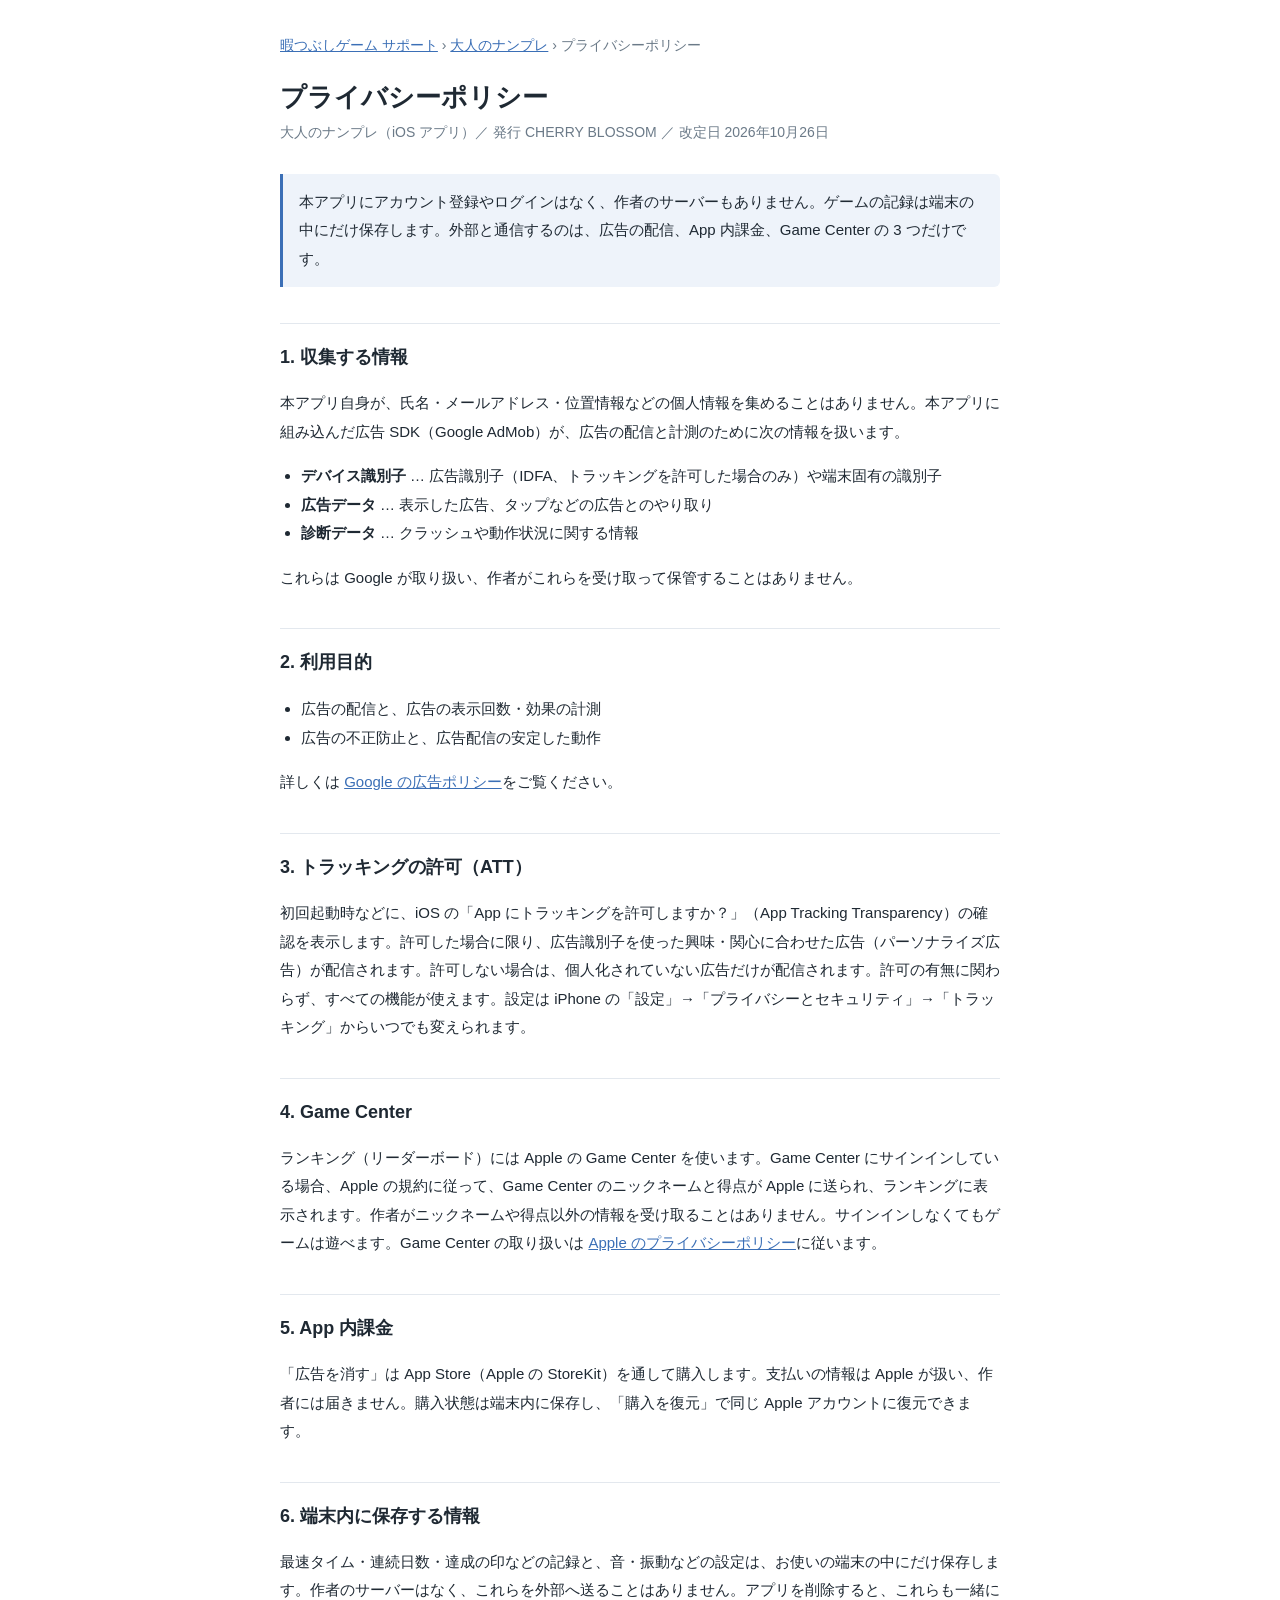
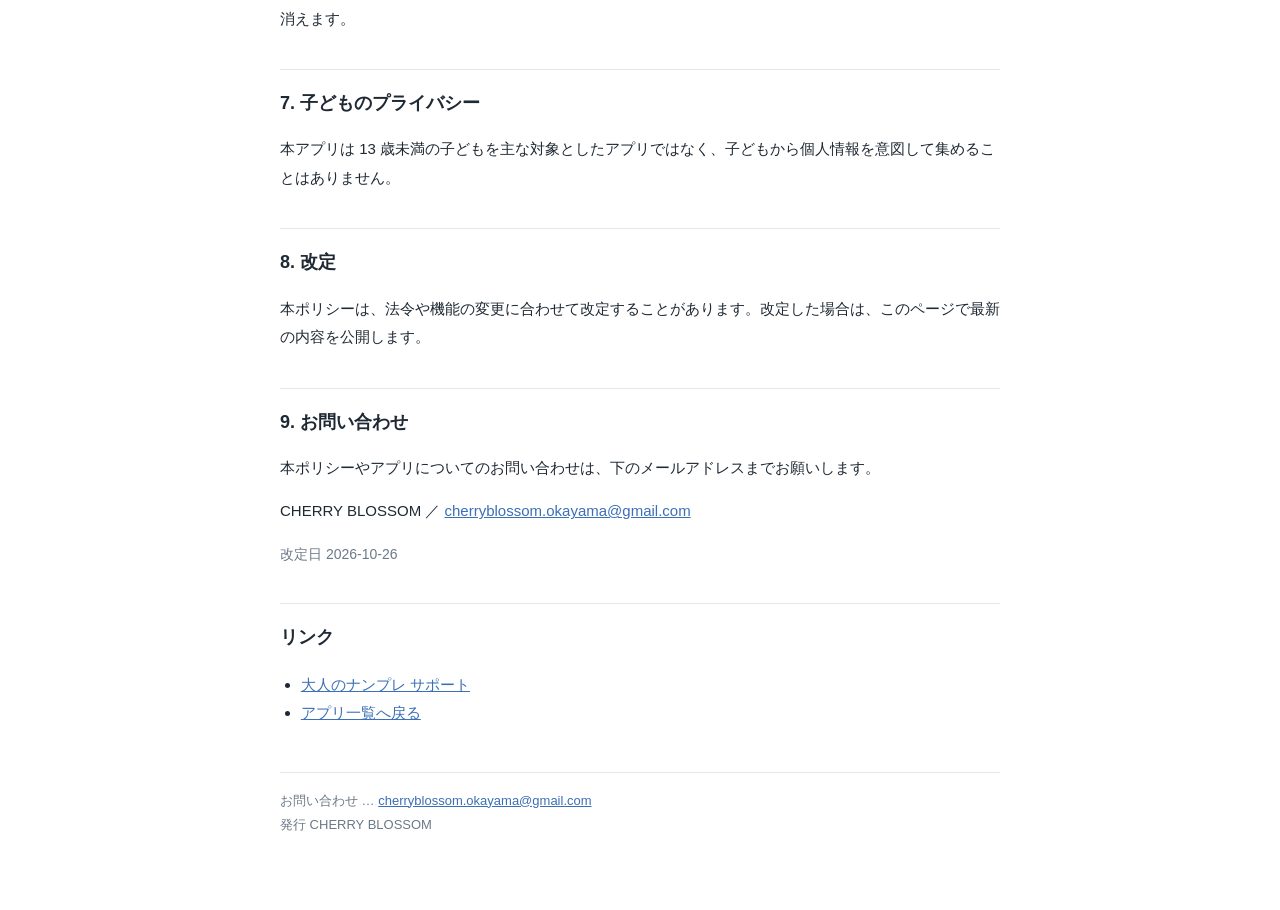
<file: nanpure/privacy.html>
<!DOCTYPE html>
<html lang="ja">
<head>
<meta charset="utf-8">
<meta name="viewport" content="width=device-width,initial-scale=1">
<title>プライバシーポリシー — 大人のナンプレ</title>
<link rel="stylesheet" href="../style.css">
</head>
<body>
<main>
<p class="nav"><a href="../">暇つぶしゲーム サポート</a> › <a href="./">大人のナンプレ</a> › プライバシーポリシー</p>
<h1>プライバシーポリシー</h1>
<p class="meta">大人のナンプレ（iOS アプリ）／ 発行 CHERRY BLOSSOM ／ 改定日 2026年10月26日</p>

<p class="lead">本アプリにアカウント登録やログインはなく、作者のサーバーもありません。ゲームの記録は端末の中にだけ保存します。外部と通信するのは、広告の配信、App 内課金、Game Center の 3 つだけです。</p>

<h2>1. 収集する情報</h2>
<p>本アプリ自身が、氏名・メールアドレス・位置情報などの個人情報を集めることはありません。本アプリに組み込んだ広告 SDK（Google AdMob）が、広告の配信と計測のために次の情報を扱います。</p>
<ul>
  <li><strong>デバイス識別子</strong> … 広告識別子（IDFA、トラッキングを許可した場合のみ）や端末固有の識別子</li>
  <li><strong>広告データ</strong> … 表示した広告、タップなどの広告とのやり取り</li>
  <li><strong>診断データ</strong> … クラッシュや動作状況に関する情報</li>
</ul>
<p>これらは Google が取り扱い、作者がこれらを受け取って保管することはありません。</p>

<h2>2. 利用目的</h2>
<ul>
  <li>広告の配信と、広告の表示回数・効果の計測</li>
  <li>広告の不正防止と、広告配信の安定した動作</li>
</ul>
<p>詳しくは <a href="https://policies.google.com/technologies/ads?hl=ja">Google の広告ポリシー</a>をご覧ください。</p>

<h2>3. トラッキングの許可（ATT）</h2>
<p>初回起動時などに、iOS の「App にトラッキングを許可しますか？」（App Tracking Transparency）の確認を表示します。許可した場合に限り、広告識別子を使った興味・関心に合わせた広告（パーソナライズ広告）が配信されます。許可しない場合は、個人化されていない広告だけが配信されます。許可の有無に関わらず、すべての機能が使えます。設定は iPhone の「設定」→「プライバシーとセキュリティ」→「トラッキング」からいつでも変えられます。</p>

<h2>4. Game Center</h2>
<p>ランキング（リーダーボード）には Apple の Game Center を使います。Game Center にサインインしている場合、Apple の規約に従って、Game Center のニックネームと得点が Apple に送られ、ランキングに表示されます。作者がニックネームや得点以外の情報を受け取ることはありません。サインインしなくてもゲームは遊べます。Game Center の取り扱いは <a href="https://www.apple.com/legal/privacy/jp/">Apple のプライバシーポリシー</a>に従います。</p>

<h2>5. App 内課金</h2>
<p>「広告を消す」は App Store（Apple の StoreKit）を通して購入します。支払いの情報は Apple が扱い、作者には届きません。購入状態は端末内に保存し、「購入を復元」で同じ Apple アカウントに復元できます。</p>

<h2>6. 端末内に保存する情報</h2>
<p>最速タイム・連続日数・達成の印などの記録と、音・振動などの設定は、お使いの端末の中にだけ保存します。作者のサーバーはなく、これらを外部へ送ることはありません。アプリを削除すると、これらも一緒に消えます。</p>

<h2>7. 子どものプライバシー</h2>
<p>本アプリは 13 歳未満の子どもを主な対象としたアプリではなく、子どもから個人情報を意図して集めることはありません。</p>

<h2>8. 改定</h2>
<p>本ポリシーは、法令や機能の変更に合わせて改定することがあります。改定した場合は、このページで最新の内容を公開します。</p>

<h2>9. お問い合わせ</h2>
<p>本ポリシーやアプリについてのお問い合わせは、下のメールアドレスまでお願いします。</p>
<p>CHERRY BLOSSOM ／ <a href="mailto:cherryblossom.okayama@gmail.com">cherryblossom.okayama@gmail.com</a></p>
<p class="meta">改定日 2026-10-26</p>

<h2>リンク</h2>
<ul>
  <li><a href="./">大人のナンプレ サポート</a></li>
  <li><a href="../">アプリ一覧へ戻る</a></li>
</ul>

<footer>お問い合わせ … <a href="mailto:cherryblossom.okayama@gmail.com">cherryblossom.okayama@gmail.com</a><br>発行 CHERRY BLOSSOM</footer>
</main>
</body>
</html>
</file>
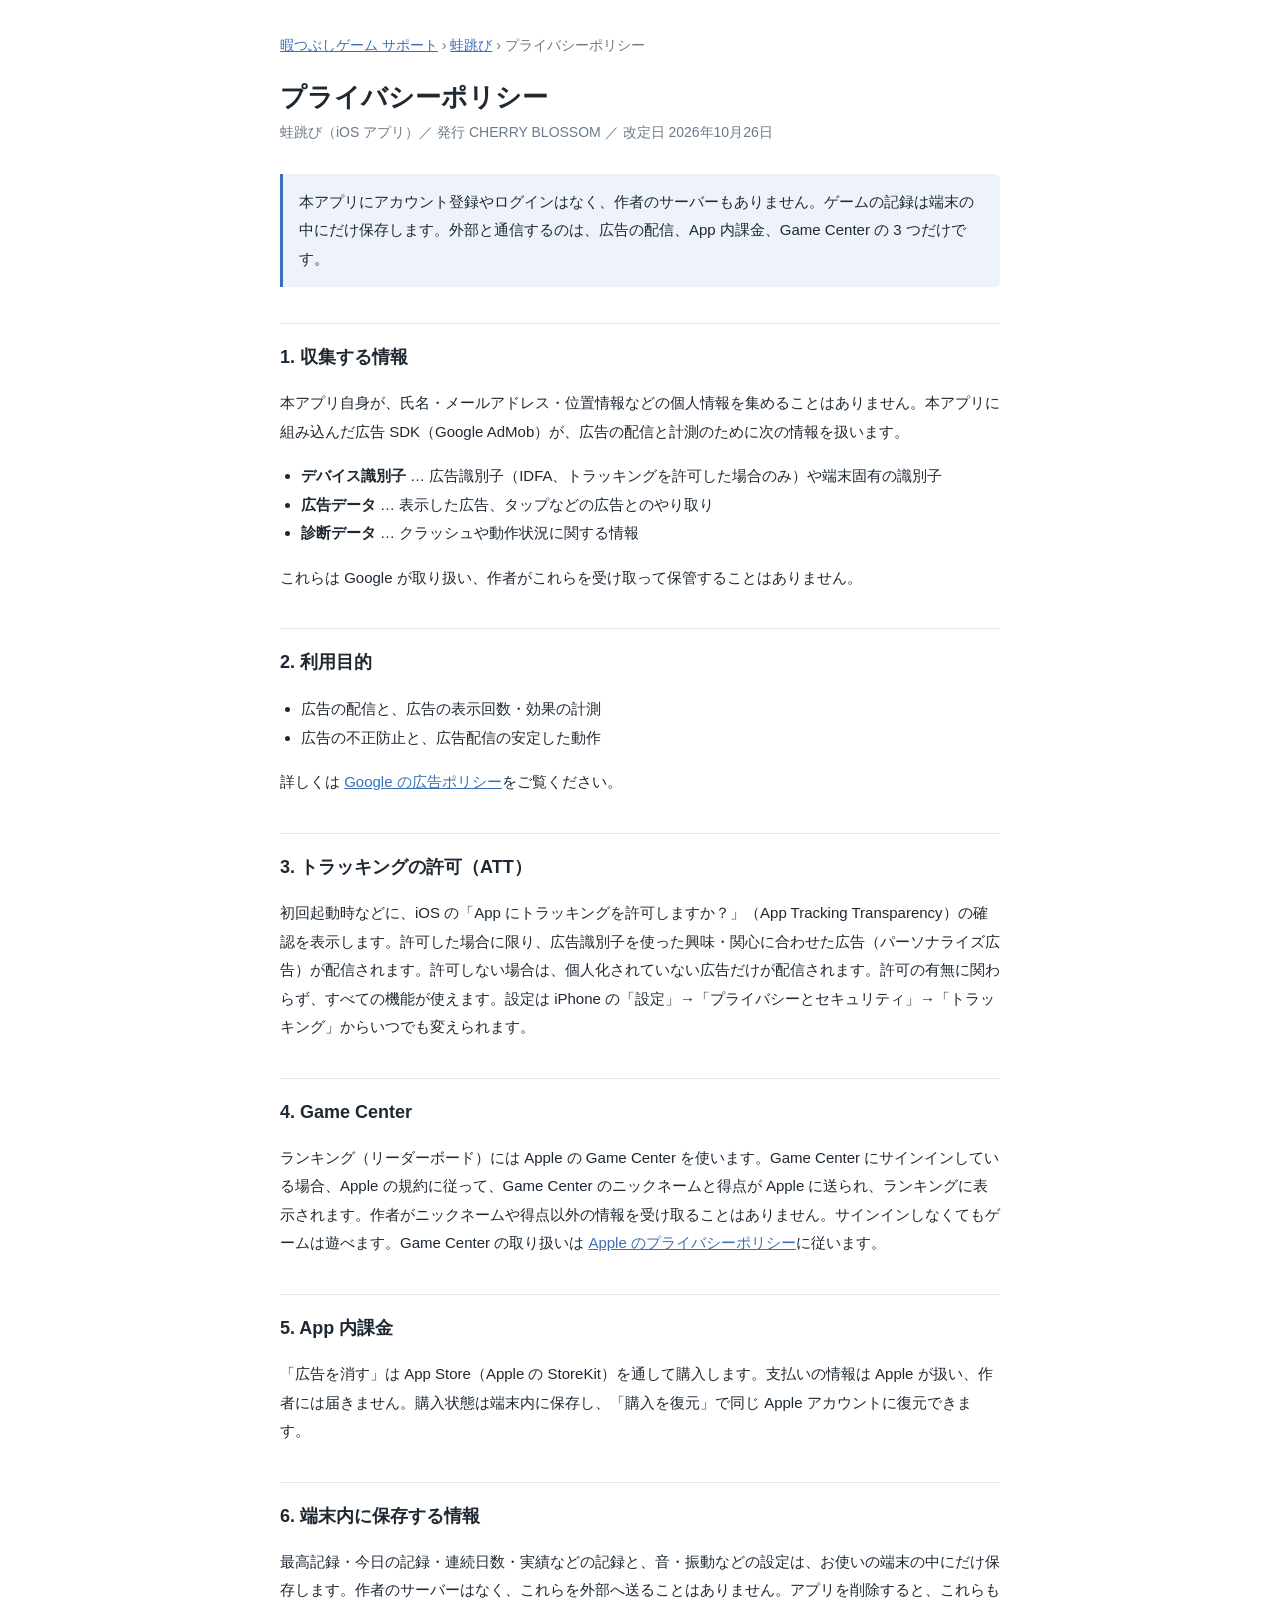
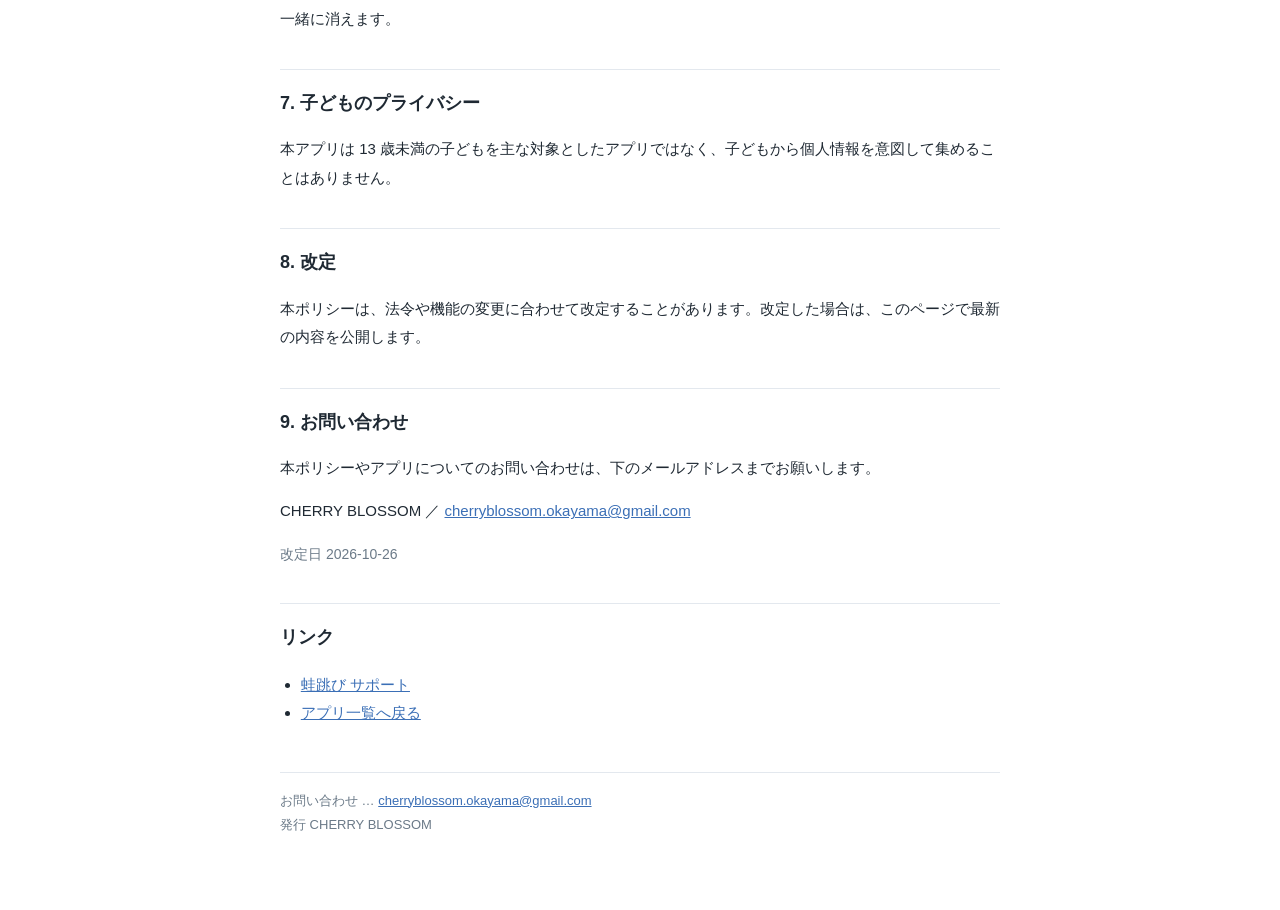
<file: pyon/privacy.html>
<!DOCTYPE html>
<html lang="ja">
<head>
<meta charset="utf-8">
<meta name="viewport" content="width=device-width,initial-scale=1">
<title>プライバシーポリシー — 蛙跳び</title>
<link rel="stylesheet" href="../style.css">
</head>
<body>
<main>
<p class="nav"><a href="../">暇つぶしゲーム サポート</a> › <a href="./">蛙跳び</a> › プライバシーポリシー</p>
<h1>プライバシーポリシー</h1>
<p class="meta">蛙跳び（iOS アプリ）／ 発行 CHERRY BLOSSOM ／ 改定日 2026年10月26日</p>

<p class="lead">本アプリにアカウント登録やログインはなく、作者のサーバーもありません。ゲームの記録は端末の中にだけ保存します。外部と通信するのは、広告の配信、App 内課金、Game Center の 3 つだけです。</p>

<h2>1. 収集する情報</h2>
<p>本アプリ自身が、氏名・メールアドレス・位置情報などの個人情報を集めることはありません。本アプリに組み込んだ広告 SDK（Google AdMob）が、広告の配信と計測のために次の情報を扱います。</p>
<ul>
  <li><strong>デバイス識別子</strong> … 広告識別子（IDFA、トラッキングを許可した場合のみ）や端末固有の識別子</li>
  <li><strong>広告データ</strong> … 表示した広告、タップなどの広告とのやり取り</li>
  <li><strong>診断データ</strong> … クラッシュや動作状況に関する情報</li>
</ul>
<p>これらは Google が取り扱い、作者がこれらを受け取って保管することはありません。</p>

<h2>2. 利用目的</h2>
<ul>
  <li>広告の配信と、広告の表示回数・効果の計測</li>
  <li>広告の不正防止と、広告配信の安定した動作</li>
</ul>
<p>詳しくは <a href="https://policies.google.com/technologies/ads?hl=ja">Google の広告ポリシー</a>をご覧ください。</p>

<h2>3. トラッキングの許可（ATT）</h2>
<p>初回起動時などに、iOS の「App にトラッキングを許可しますか？」（App Tracking Transparency）の確認を表示します。許可した場合に限り、広告識別子を使った興味・関心に合わせた広告（パーソナライズ広告）が配信されます。許可しない場合は、個人化されていない広告だけが配信されます。許可の有無に関わらず、すべての機能が使えます。設定は iPhone の「設定」→「プライバシーとセキュリティ」→「トラッキング」からいつでも変えられます。</p>

<h2>4. Game Center</h2>
<p>ランキング（リーダーボード）には Apple の Game Center を使います。Game Center にサインインしている場合、Apple の規約に従って、Game Center のニックネームと得点が Apple に送られ、ランキングに表示されます。作者がニックネームや得点以外の情報を受け取ることはありません。サインインしなくてもゲームは遊べます。Game Center の取り扱いは <a href="https://www.apple.com/legal/privacy/jp/">Apple のプライバシーポリシー</a>に従います。</p>

<h2>5. App 内課金</h2>
<p>「広告を消す」は App Store（Apple の StoreKit）を通して購入します。支払いの情報は Apple が扱い、作者には届きません。購入状態は端末内に保存し、「購入を復元」で同じ Apple アカウントに復元できます。</p>

<h2>6. 端末内に保存する情報</h2>
<p>最高記録・今日の記録・連続日数・実績などの記録と、音・振動などの設定は、お使いの端末の中にだけ保存します。作者のサーバーはなく、これらを外部へ送ることはありません。アプリを削除すると、これらも一緒に消えます。</p>

<h2>7. 子どものプライバシー</h2>
<p>本アプリは 13 歳未満の子どもを主な対象としたアプリではなく、子どもから個人情報を意図して集めることはありません。</p>

<h2>8. 改定</h2>
<p>本ポリシーは、法令や機能の変更に合わせて改定することがあります。改定した場合は、このページで最新の内容を公開します。</p>

<h2>9. お問い合わせ</h2>
<p>本ポリシーやアプリについてのお問い合わせは、下のメールアドレスまでお願いします。</p>
<p>CHERRY BLOSSOM ／ <a href="mailto:cherryblossom.okayama@gmail.com">cherryblossom.okayama@gmail.com</a></p>
<p class="meta">改定日 2026-10-26</p>

<h2>リンク</h2>
<ul>
  <li><a href="./">蛙跳び サポート</a></li>
  <li><a href="../">アプリ一覧へ戻る</a></li>
</ul>

<footer>お問い合わせ … <a href="mailto:cherryblossom.okayama@gmail.com">cherryblossom.okayama@gmail.com</a><br>発行 CHERRY BLOSSOM</footer>
</main>
</body>
</html>
</file>
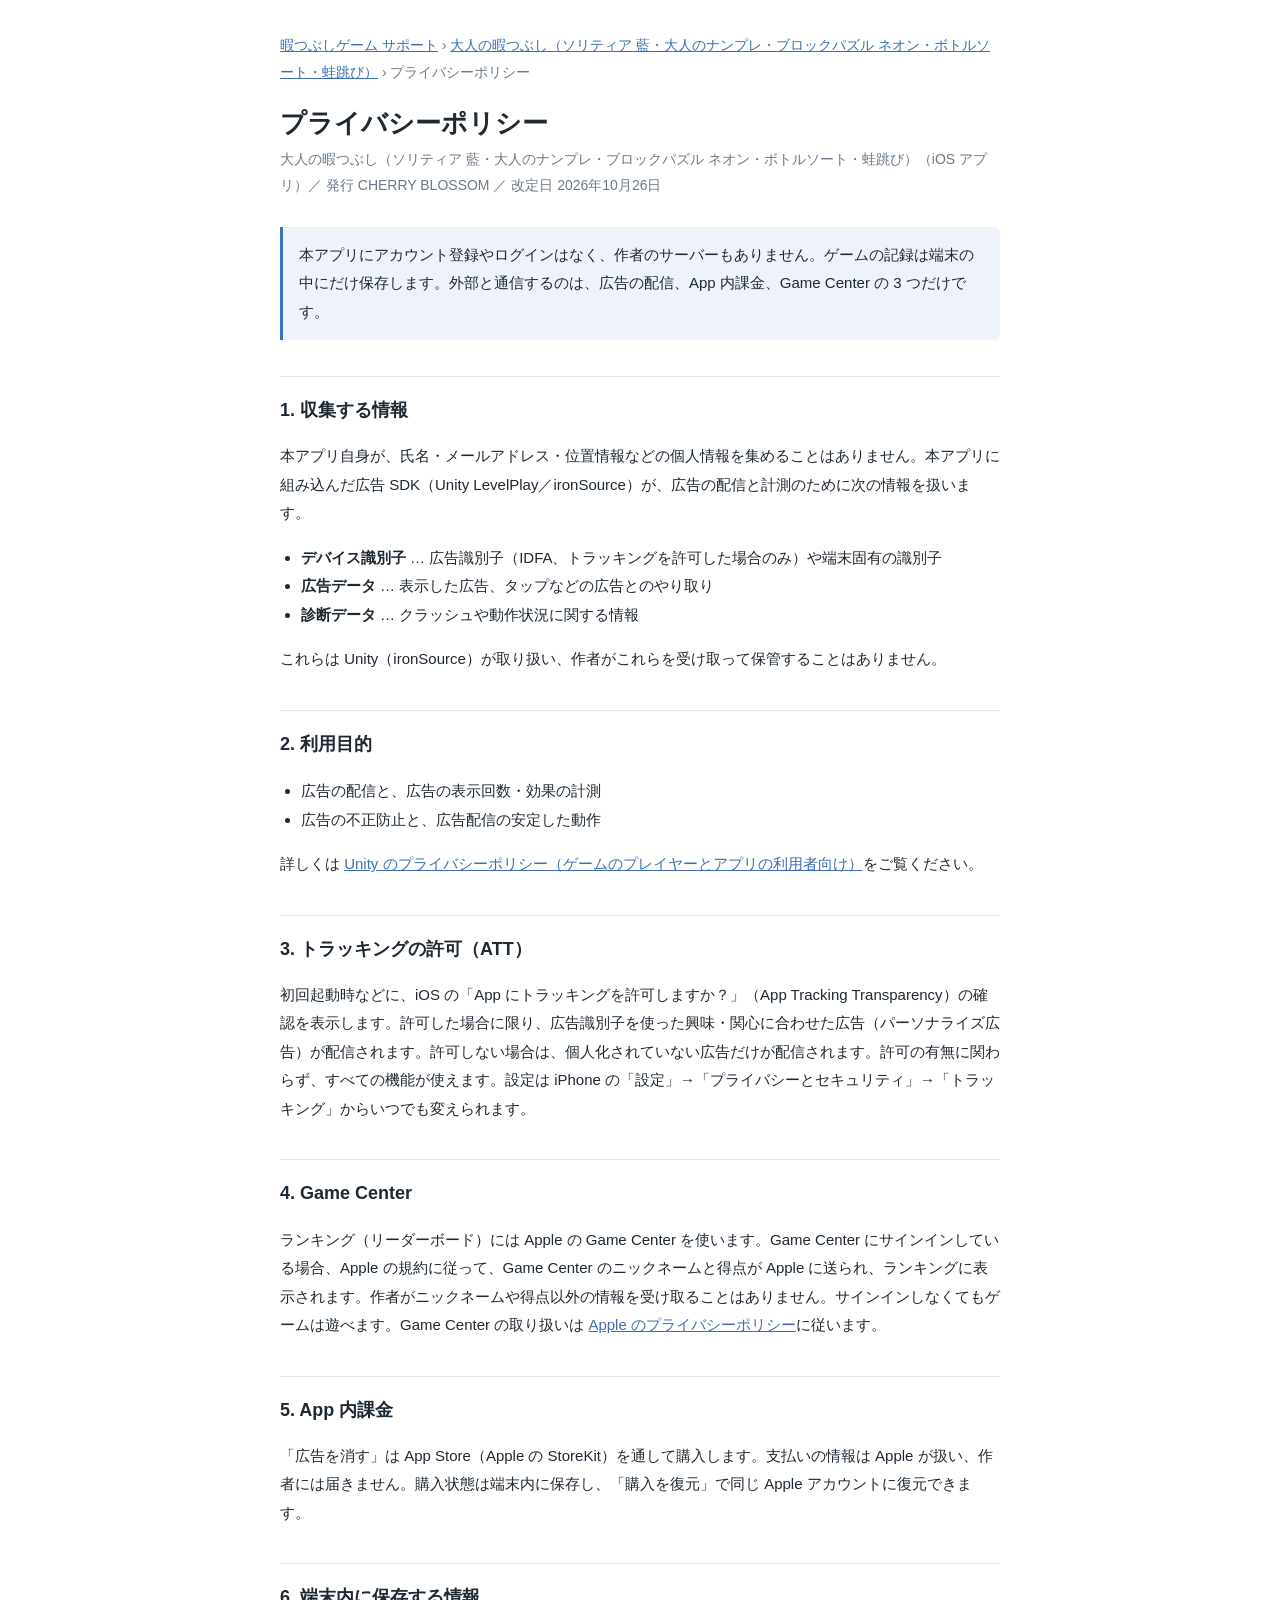
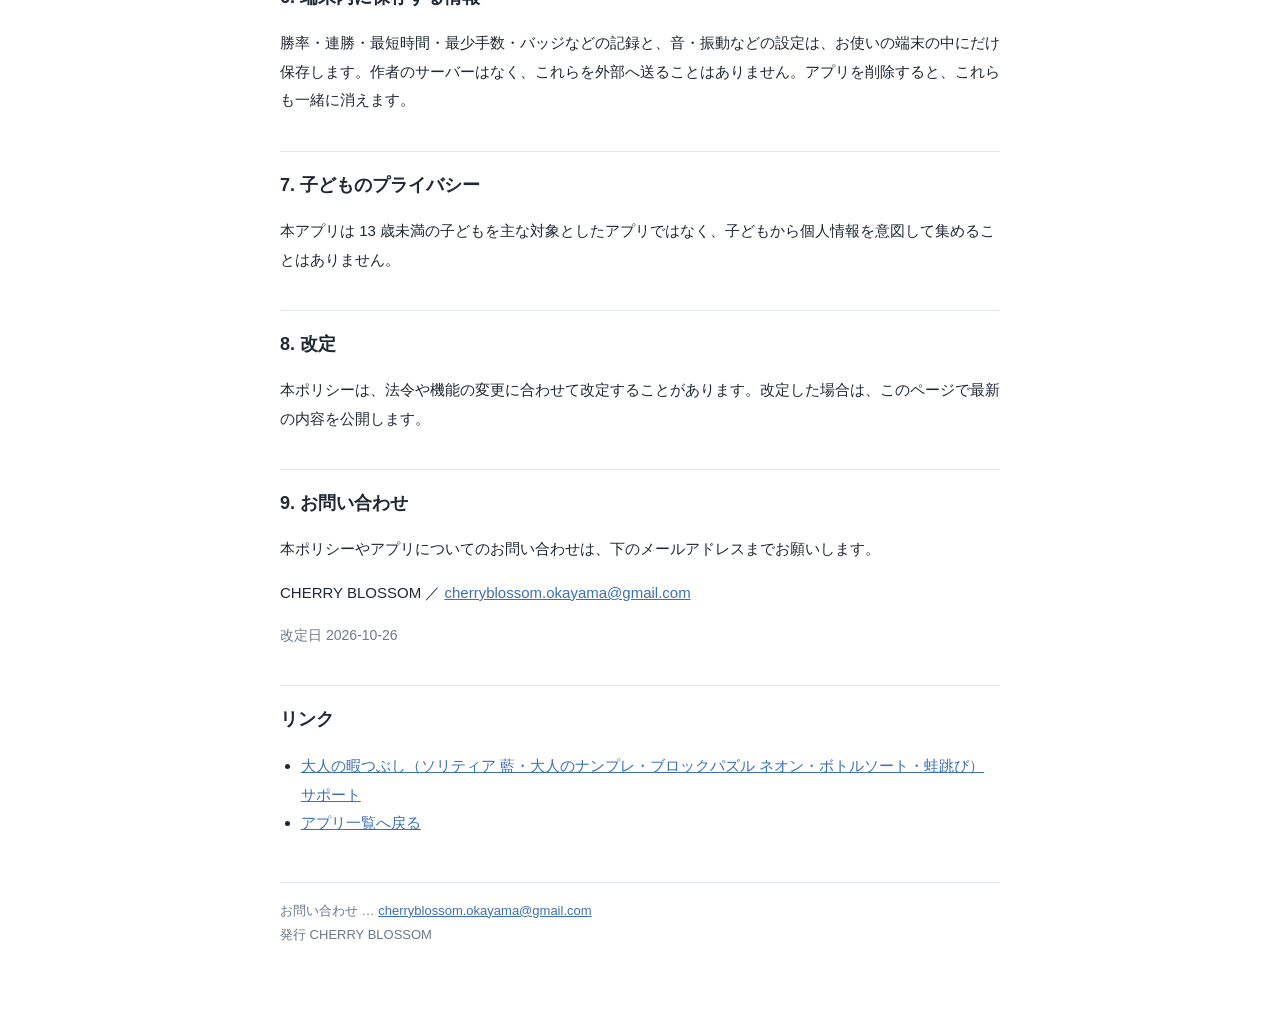
<file: solitaire/privacy.html>
<!DOCTYPE html>
<html lang="ja">
<head>
<meta charset="utf-8">
<meta name="viewport" content="width=device-width,initial-scale=1">
<title>プライバシーポリシー — 大人の暇つぶし</title>
<link rel="stylesheet" href="../style.css">
</head>
<body>
<main>
<p class="nav"><a href="../">暇つぶしゲーム サポート</a> › <a href="./">大人の暇つぶし（ソリティア 藍・大人のナンプレ・ブロックパズル ネオン・ボトルソート・蛙跳び）</a> › プライバシーポリシー</p>
<h1>プライバシーポリシー</h1>
<p class="meta">大人の暇つぶし（ソリティア 藍・大人のナンプレ・ブロックパズル ネオン・ボトルソート・蛙跳び）（iOS アプリ）／ 発行 CHERRY BLOSSOM ／ 改定日 2026年10月26日</p>

<p class="lead">本アプリにアカウント登録やログインはなく、作者のサーバーもありません。ゲームの記録は端末の中にだけ保存します。外部と通信するのは、広告の配信、App 内課金、Game Center の 3 つだけです。</p>

<h2>1. 収集する情報</h2>
<p>本アプリ自身が、氏名・メールアドレス・位置情報などの個人情報を集めることはありません。本アプリに組み込んだ広告 SDK（Unity LevelPlay／ironSource）が、広告の配信と計測のために次の情報を扱います。</p>
<ul>
  <li><strong>デバイス識別子</strong> … 広告識別子（IDFA、トラッキングを許可した場合のみ）や端末固有の識別子</li>
  <li><strong>広告データ</strong> … 表示した広告、タップなどの広告とのやり取り</li>
  <li><strong>診断データ</strong> … クラッシュや動作状況に関する情報</li>
</ul>
<p>これらは Unity（ironSource）が取り扱い、作者がこれらを受け取って保管することはありません。</p>

<h2>2. 利用目的</h2>
<ul>
  <li>広告の配信と、広告の表示回数・効果の計測</li>
  <li>広告の不正防止と、広告配信の安定した動作</li>
</ul>
<p>詳しくは <a href="https://unity.com/legal/game-player-and-app-user-privacy-policy">Unity のプライバシーポリシー（ゲームのプレイヤーとアプリの利用者向け）</a>をご覧ください。</p>

<h2>3. トラッキングの許可（ATT）</h2>
<p>初回起動時などに、iOS の「App にトラッキングを許可しますか？」（App Tracking Transparency）の確認を表示します。許可した場合に限り、広告識別子を使った興味・関心に合わせた広告（パーソナライズ広告）が配信されます。許可しない場合は、個人化されていない広告だけが配信されます。許可の有無に関わらず、すべての機能が使えます。設定は iPhone の「設定」→「プライバシーとセキュリティ」→「トラッキング」からいつでも変えられます。</p>

<h2>4. Game Center</h2>
<p>ランキング（リーダーボード）には Apple の Game Center を使います。Game Center にサインインしている場合、Apple の規約に従って、Game Center のニックネームと得点が Apple に送られ、ランキングに表示されます。作者がニックネームや得点以外の情報を受け取ることはありません。サインインしなくてもゲームは遊べます。Game Center の取り扱いは <a href="https://www.apple.com/legal/privacy/jp/">Apple のプライバシーポリシー</a>に従います。</p>

<h2>5. App 内課金</h2>
<p>「広告を消す」は App Store（Apple の StoreKit）を通して購入します。支払いの情報は Apple が扱い、作者には届きません。購入状態は端末内に保存し、「購入を復元」で同じ Apple アカウントに復元できます。</p>

<h2>6. 端末内に保存する情報</h2>
<p>勝率・連勝・最短時間・最少手数・バッジなどの記録と、音・振動などの設定は、お使いの端末の中にだけ保存します。作者のサーバーはなく、これらを外部へ送ることはありません。アプリを削除すると、これらも一緒に消えます。</p>

<h2>7. 子どものプライバシー</h2>
<p>本アプリは 13 歳未満の子どもを主な対象としたアプリではなく、子どもから個人情報を意図して集めることはありません。</p>

<h2>8. 改定</h2>
<p>本ポリシーは、法令や機能の変更に合わせて改定することがあります。改定した場合は、このページで最新の内容を公開します。</p>

<h2>9. お問い合わせ</h2>
<p>本ポリシーやアプリについてのお問い合わせは、下のメールアドレスまでお願いします。</p>
<p>CHERRY BLOSSOM ／ <a href="mailto:cherryblossom.okayama@gmail.com">cherryblossom.okayama@gmail.com</a></p>
<p class="meta">改定日 2026-10-26</p>

<h2>リンク</h2>
<ul>
  <li><a href="./">大人の暇つぶし（ソリティア 藍・大人のナンプレ・ブロックパズル ネオン・ボトルソート・蛙跳び） サポート</a></li>
  <li><a href="../">アプリ一覧へ戻る</a></li>
</ul>

<footer>お問い合わせ … <a href="mailto:cherryblossom.okayama@gmail.com">cherryblossom.okayama@gmail.com</a><br>発行 CHERRY BLOSSOM</footer>
</main>
</body>
</html>
</file>
<file: style.css>
:root{ --ink:#1f2933; --muted:#6b7a88; --line:#e3e8ee; --accent:#3b6fb6; --soft:#eef3fa; }
*{ box-sizing:border-box; }
body{ margin:0; padding:32px 20px 72px;
  font-family:-apple-system,BlinkMacSystemFont,"Hiragino Kaku Gothic ProN","Hiragino Sans","Yu Gothic UI",sans-serif;
  color:var(--ink); line-height:1.9; background:#fff; -webkit-text-size-adjust:100%; }
main{ max-width:720px; margin:0 auto; }
h1{ font-size:26px; margin:0 0 4px; line-height:1.4; }
h2{ font-size:18px; margin:36px 0 10px; padding-top:16px; border-top:1px solid var(--line); }
h3{ font-size:16px; margin:22px 0 6px; }
p,li,dd,dt{ font-size:15px; }
ul,ol{ padding-left:1.3em; }
dl{ margin:0; }
dt{ font-weight:700; margin-top:18px; }
dd{ margin:4px 0 0 0; }
.meta{ color:var(--muted); font-size:14px; margin:0 0 28px; }
.lead{ background:var(--soft); border-left:3px solid var(--accent); padding:14px 16px; border-radius:0 6px 6px 0; }
.nav{ font-size:14px; color:var(--muted); margin:0 0 20px; }
.apps{ list-style:none; padding:0; margin:0; }
.apps li{ border:1px solid var(--line); border-radius:10px; padding:14px 16px; margin:0 0 12px; }
.apps .name{ font-weight:700; font-size:17px; margin:0; }
.apps .desc{ margin:2px 0 8px; color:var(--muted); font-size:14px; }
.apps .links a{ margin-right:16px; font-size:15px; white-space:nowrap; }
footer{ margin-top:44px; padding-top:16px; border-top:1px solid var(--line); color:var(--muted); font-size:13px; }
a{ color:var(--accent); word-break:break-all; }
</file>
